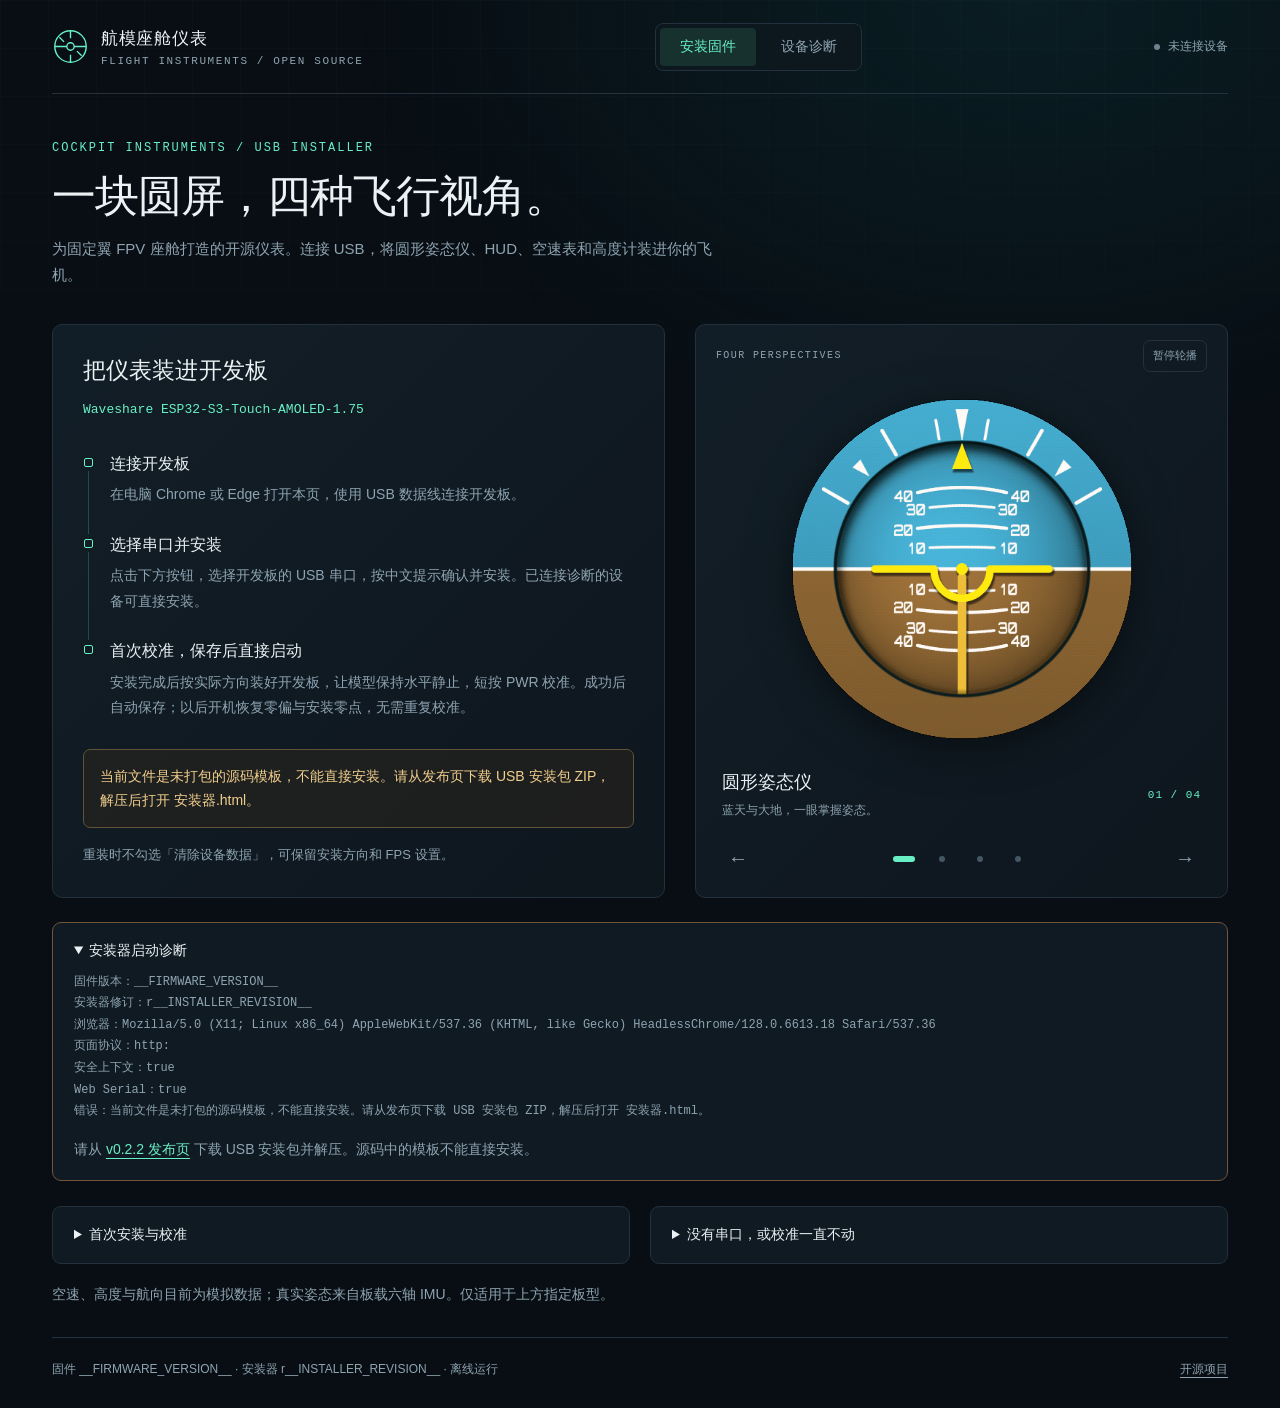
<file: installer/index.html>
<!doctype html>
<html lang="zh-CN">
<head><meta charset="utf-8"><meta name="viewport" content="width=device-width,initial-scale=1">
<meta name="description" content="航模座舱圆形仪表离线安装与设备诊断，适用于 Waveshare ESP32-S3-Touch-AMOLED-1.75。">
<title>安装器 · 航模座舱仪表</title><link rel="stylesheet" href="service.css"></head>
<body><div class="shell"><header class="topbar">
 <a class="brand" href="#install"><svg viewBox="0 0 40 40" aria-hidden="true"><circle cx="20" cy="20" r="17"/><circle cx="20" cy="20" r="4"/><path d="M3 20h13m8 0h13M20 3v8m0 18v8M8 10l5 5m14 10 5 5"/></svg><div><strong>航模座舱仪表</strong><span>FLIGHT INSTRUMENTS / OPEN SOURCE</span></div></a>
 <nav class="nav" aria-label="维护终端"><a href="#install" aria-current="page">安装固件</a><a href="#diagnostics">设备诊断</a></nav>
 <span class="topmeta"><span class="status-dot" id="connectionDot"></span><span id="connectionLabel">未连接设备</span></span>
</header>
<main>
<div id="installPage">
<section class="hero install-hero"><div><div class="eyebrow">COCKPIT INSTRUMENTS / USB INSTALLER</div><h1>一块圆屏，四种飞行视角。</h1><p>为固定翼 FPV 座舱打造的开源仪表。连接 USB，将圆形姿态仪、HUD、空速表和高度计装进你的飞机。</p></div></section>
<div class="install-grid">
<section class="panel install-main"><h2>把仪表装进开发板</h2><p class="board-name">Waveshare ESP32-S3-Touch-AMOLED-1.75</p>
<ol class="steps"><li><strong>连接开发板</strong>在电脑 Chrome 或 Edge 打开本页，使用 USB 数据线连接开发板。</li><li><strong>选择串口并安装</strong>点击下方按钮，选择开发板的 USB 串口，按中文提示确认并安装。已连接诊断的设备可直接安装。</li><li><strong>首次校准，保存后直接启动</strong>安装完成后按实际方向装好开发板，让模型保持水平静止，短按 PWR 校准。成功后自动保存；以后开机恢复零偏与安装零点，无需重复校准。</li></ol>
<p id="loading" role="status">安装器尚未启动。请在电脑上用最新版 Chrome 或 Edge 打开，并允许 JavaScript 运行。</p>
<div id="installerControl" hidden><button id="installFirmware" class="primary" type="button">安装固件</button><p id="installStatus" role="status" hidden></p></div>
<noscript>请启用 JavaScript 后重新打开此页。</noscript>
<p class="install-note">重装时不勾选「清除设备数据」，可保留安装方向和 FPS 设置。</p>
</section>
<aside class="panel showcase" aria-label="四种表盘预览" aria-roledescription="轮播">
<div class="showcase-top"><span class="eyebrow">FOUR PERSPECTIVES</span><button id="carouselToggle" class="small quiet" aria-label="暂停自动轮播">暂停轮播</button></div>
<div class="visual-panel" id="dialGallery">
 <figure class="dial-slide" data-title="圆形姿态仪" data-subtitle="蓝天与大地，一眼掌握姿态。"><img class="instrument-art" src="screenshots/attitude.png" width="466" height="466" alt="圆形姿态仪固件截图"></figure>
 <figure class="dial-slide" data-title="HUD 姿态仪" data-subtitle="荧光绿视野，汇集飞行信息。" hidden><img class="instrument-art" src="screenshots/hud.png" width="466" height="466" alt="HUD 姿态仪固件截图"></figure>
 <figure class="dial-slide" data-title="空速表" data-subtitle="经典指针，清晰呈现速度。" hidden><img class="instrument-art" src="screenshots/airspeed.png" width="466" height="466" alt="空速表固件截图"></figure>
 <figure class="dial-slide" data-title="高度计" data-subtitle="以米为单位，关注每次爬升。" hidden><img class="instrument-art" src="screenshots/altimeter.png" width="466" height="466" alt="高度计固件截图"></figure>
</div>
<div class="gallery-caption"><div><h2 id="dialTitle">圆形姿态仪</h2><p id="dialSubtitle">蓝天与大地，一眼掌握姿态。</p></div><span class="mono" id="dialCounter">01 / 04</span></div>
<div class="gallery-controls"><button id="dialPrevious" class="gallery-arrow" aria-label="上一个表盘">←</button><div class="gallery-dots" role="group" aria-label="选择表盘"><button aria-label="查看圆形姿态仪" aria-pressed="true" data-dial="0"></button><button aria-label="查看 HUD 姿态仪" aria-pressed="false" data-dial="1"></button><button aria-label="查看空速表" aria-pressed="false" data-dial="2"></button><button aria-label="查看高度计" aria-pressed="false" data-dial="3"></button></div><button id="dialNext" class="gallery-arrow" aria-label="下一个表盘">→</button></div>
</aside>
</div>
<details id="startup-diagnostics" hidden open><summary>安装器启动诊断</summary><pre id="startup-error"></pre><p>请从 <a href="https://github.com/freestyle-fpv/attitude-indicator/releases/tag/v0.2.2">v0.2.2 发布页</a> 下载 USB 安装包并解压。源码中的模板不能直接安装。</p></details>
<div class="support"><details><summary>首次安装与校准</summary><p>安装会替换板上的程序。从出厂测试程序换装时，可在确认窗口选择「清除设备数据」清除旧数据。重装本项目时，保持该选项未勾选即可保留设置和已保存的校准。</p><p>没有有效校准记录时，仪表自动采集约 2 秒静止样本并保存。如果首次在桌面完成了校准，装回座舱后让模型保持水平静止，短按 PWR 更新零点。正常重启会恢复保存的数据；更换安装方向会重新校准并保存该方向记录。温度变化后若零点漂移，可再次短按 PWR。</p></details><details><summary>没有串口，或校准一直不动</summary><p>先关闭其他串口工具，重新插拔 USB 数据线。仍无法连接时，完全断电，按住 BOOT 再重新上电，等串口出现后松手并重试。</p><p>能够启动但校准进度长期为零？使用<a href="#diagnostics">设备诊断</a>查看实时读数，并导出报告反馈。</p></details></div>
<p class="connection-help">空速、高度与航向目前为模拟数据；真实姿态来自板载六轴 IMU。仅适用于上方指定板型。</p>
</div>
<div id="diagnosticsPage" hidden>
<section class="hero">
 <div><div class="eyebrow">DEVICE DIAGNOSTICS</div><h1>设备硬件诊断</h1><p>检查传感器、通信、电源与系统资源，重点定位 IMU 和校准异常。检测结果用中文解释，支持导出完整报告。</p></div>
 <div class="hero-actions"><button class="primary" id="connect">连接设备</button><button id="disconnect" hidden>断开连接</button><button id="importLog">导入日志</button><button class="quiet" id="example">查看示例</button></div>
 <input class="file-input" id="logFile" type="file" accept=".txt,.log,text/plain" aria-label="选择诊断日志文件">
</section>
<div class="diagnostic-actions"><div><span class="status-dot active"></span><span id="refreshRate">连接后启用 20 Hz 实时数据</span></div><button id="imuSelfTest" disabled>IMU 内置自检</button><button id="stationaryTest" disabled>采集 10 秒静止数据</button><button id="memoryTest" disabled>内存与程序检查</button><button id="sdTest" disabled>SD 卡只读识别</button></div>
<p class="test-notice" id="testNotice" role="status">先固定静止观察；IMU 自检会短暂停止姿态采样，结束后自动恢复配置并重新校准。内存检查只使用临时分配区域。</p>
<div class="notice" id="sourceNotice" hidden><div><strong id="sourceTitle"></strong><p id="sourceDescription"></p></div><button class="small quiet" id="exitSource">退出预览</button></div>
<section class="analysis" id="analysis" data-tone="neutral" aria-live="polite">
 <span class="analysis-icon" id="analysisIcon" aria-hidden="true">◇</span><div><h2 id="analysisTitle">等待连接开发板</h2><p id="analysisDescription">用 USB 数据线连接开发板，关闭其他串口工具，再点击连接设备。</p></div><span class="state-code" id="stateCode">STANDBY</span>
</section>
<div class="diag-grid">
 <section class="panel calibration" aria-label="校准进度"><div class="panel-head"><h2>静止校准</h2><span class="meta">STABILITY WINDOW</span></div>
  <div class="ring-wrap"><svg viewBox="0 0 218 218" aria-hidden="true"><circle class="inner" cx="109" cy="109" r="96"/><circle class="track" cx="109" cy="109" r="82"/><circle class="fill" id="progressArc" cx="109" cy="109" r="82"/></svg><div class="ring-reading"><b><output id="progress">--</output><span>%</span></b><small id="sampleCount">等待样本 / 400</small></div></div>
  <p class="cal-caption" id="calibrationHint">完成一个连续稳定窗口后归零</p>
  <div class="mini-stats"><div><span>最高样本进度</span><b id="peak">--</b></div><div><span>条件拒绝次数</span><b id="reject">--</b></div></div>
  <div class="cal-bottom"><button id="calibrate" disabled>重新校准</button><p>按实际安装方向摆好并保持静止，点击后会重新定义姿态零点。</p></div>
 </section>
 <section class="panel gyro-panel" aria-label="陀螺仪读数"><div class="panel-head"><h2>三轴陀螺仪</h2><span class="meta">RAW / °/s</span></div>
  <div class="gyro-values"><div class="axis-x"><span>X</span><output id="gyroX">--</output><small>°/s</small></div><div class="axis-y"><span>Y</span><output id="gyroY">--</output><small>°/s</small></div><div class="axis-z"><span>Z</span><output id="gyroZ">--</output><small>°/s</small></div></div>
  <div class="accel-strip"><span>原始加速度 / g</span><output id="accelRaw">-- / -- / --</output><span>IMU 温度</span><output id="imuTemperature">-- °C</output></div><div class="chart"><span class="chart-label top" id="chartMax">+5</span><span class="chart-label zero">0</span><span class="chart-label bottom" id="chartMin">−5</span><svg viewBox="0 0 650 132" preserveAspectRatio="none" role="img" aria-label="最近三轴陀螺仪趋势（约 10 秒）"><path class="grid" d="M0 2h650M0 66h650M0 130h650M130 0v132M260 0v132M390 0v132M520 0v132"/><path id="traceX" class="trace" stroke="#68f0c4"/><path id="traceY" class="trace" stroke="#65cfff"/><path id="traceZ" class="trace" stroke="#f1be6b"/></svg><div class="chart-empty" id="chartEmpty">等待陀螺仪数据</div></div>
 </section>
 <div class="metrics" aria-label="关键指标"><dl class="metric"><dt>加速度模长</dt><dd><output id="gravity">--</output> <small>g</small></dd></dl><dl class="metric"><dt>有效采样率</dt><dd><output id="sampleHz">--</output> <small>Hz</small></dd></dl><dl class="metric"><dt>表盘帧率</dt><dd><output id="fps">--</output> <small>FPS</small></dd></dl><dl class="metric"><dt>数据更新时间</dt><dd><output id="dataAge">--</output> <small id="ageUnit">s</small></dd></dl></div>
 <section class="health" aria-label="采样故障计数"><div><span>失效读数</span><b id="invalid">--</b></div><div><span>采样中断</span><b id="gaps">--</b></div><div><span title="电脑未读取或串口缓冲不足时，固件跳过的性能日志；不是 IMU 丢样本">性能日志跳过</span><b id="drops">--</b></div></section>
</div>
<section class="panel hardware-section"><div class="panel-head"><h2>硬件检测结果</h2><span id="hardwareSummary" class="meta">等待检测数据</span></div><div id="hardwareResults" class="hardware-checks"></div><details class="hardware-scope"><summary>检测覆盖范围与人工检查</summary><p>自动检查 IMU 身份、配置、温度、通信和采样，读取电源管理、触摸及按键接口、显示同步和系统资源。手动检测可运行 IMU 电静力自检、RAM 最多 16 KB（连续空间不足时缩小） / PSRAM 最多 64 KB 临时区图案检查、运行程序镜像校验。</p><p>请人工核对屏幕坏点、颜色、触摸全区域和按键动作。低频电压读数无法检测纹波；小块内存检查不代表整颗内存或 Flash 全部通过；设置存储仅验证已能打开，未写入测试数据。RTC 只读检查接口、秒变化与停振标志；音频只检查芯片接口，未启用录放音；SD 卡检查只读取卡信息与首扇区，会临时占用 GPIO1/2/3。Wi-Fi/蓝牙射频、选配 GNSS 和外接设备没有进行功能测试。自检失败可能来自通信、供电或板型差异，需结合多项结果排查。</p></details></section>
<p id="exportStatus" class="export-status" role="status" hidden></p><section class="panel console-panel"><div class="panel-head console-head"><h2>原始串口日志</h2><span class="meta" id="lineCount">0 LINES</span><label class="push"><input type="checkbox" id="onlyDiagnostic">仅看诊断</label><button class="small quiet" id="pause">暂停滚动</button><button class="small quiet" id="clear">清空记录</button><button class="small" id="export" disabled>导出诊断报告</button></div><pre class="console" id="console" tabindex="0" aria-label="原始串口日志">尚未收到日志。连接开发板，或导入此前保存的日志文件。</pre><div class="console-foot"><span id="captureState">尚未开始采集</span><span>115200 BAUD · 8N1 · LOCAL ONLY</span></div></section>
<p class="connection-help" id="connectionHelp">请在电脑 Chrome 或 Edge 中打开。安装与诊断共用一个连接，切换页面无需重新选择串口；请关闭其他串口监视器。</p>
<noscript>请启用 JavaScript 后使用设备诊断。</noscript>
</div>
</main>
<footer class="foot"><span>固件 __FIRMWARE_VERSION__ · 安装器 r__INSTALLER_REVISION__ · 离线运行</span><a href="https://github.com/freestyle-fpv/attitude-indicator" target="_blank" rel="noreferrer">开源项目</a></footer>
</div>
<dialog id="reportDialog" class="report-dialog" aria-labelledby="reportTitle"><header><div><h2 id="reportTitle">诊断报告已生成</h2><p id="reportFilename" class="mono"></p></div><button id="reportClose" class="small quiet" aria-label="关闭报告预览">关闭</button></header><p id="reportFeedback" role="status"></p><label for="reportContents">报告预览（可选中复制）</label><textarea id="reportContents" readonly spellcheck="false"></textarea><div class="report-actions"><button id="reportCopy">复制报告</button><a id="reportDownload" class="button primary" download>下载报告</a></div></dialog>
  <script type="application/json" id="firmware">__FIRMWARE_PAYLOAD__</script>
  <script>
    (function () {
      var loading = document.querySelector("#loading");
      var installer = document.querySelector("#installerControl");
      var pending = true, timer;
      function fail(message, error) {
        if (!pending) return;
        pending = false;
        clearTimeout(timer);
        window.installerStartup.canStart = false;
        installer.hidden = true;
        loading.hidden = false;
        loading.textContent = message;
        document.querySelector("#startup-diagnostics").hidden = false;
        document.querySelector("#startup-error").textContent = [
          "固件版本：__FIRMWARE_VERSION__",
          "安装器修订：r__INSTALLER_REVISION__",
          "浏览器：" + navigator.userAgent,
          "页面协议：" + location.protocol,
          "安全上下文：" + !!window.isSecureContext,
          "Web Serial：" + ("serial" in navigator),
          "错误：" + (error ? error.message || String(error) : message)
        ].join("\n");
      }
      window.installerStartup = {
        canStart: false,
        fail: function (error) {
          fail("安装器启动失败，请查看下方诊断信息，并尝试用最新版 Chrome 或 Edge 重新打开。", error);
        },
        ready: function () {
          if (!pending) return;
          pending = false;
          clearTimeout(timer);
          installer.hidden = false;
          loading.hidden = true;
        }
      };
      window.addEventListener("error", function (event) { window.installerStartup.fail(event.error || event.message); });
      window.addEventListener("unhandledrejection", function (event) { window.installerStartup.fail(event.reason); });
      if (/^__[A-Z_]+__$/.test(document.querySelector("#firmware").textContent.trim())) {
        fail("当前文件是未打包的源码模板，不能直接安装。请从发布页下载 USB 安装包 ZIP，解压后打开 安装器.html。");
      } else if (!window.isSecureContext) {
        fail("当前页面不允许访问 USB 串口。请解压安装包，用电脑上的 Chrome 或 Edge 直接打开 HTML；在线页面需使用 HTTPS。");
      } else if (!navigator.serial || typeof navigator.serial.requestPort !== "function" || !window.customElements) {
        fail("当前浏览器不支持 USB 串口安装。请解压安装包，用电脑上的最新版 Chrome 或 Edge 打开 HTML，不要使用聊天软件或网盘的预览页面。");
      } else {
        loading.textContent = "正在加载安装器…";
        window.installerStartup.canStart = true;
        timer = setTimeout(function () {
          fail("安装器启动超时。请重新下载并解压安装包，用最新版 Chrome 或 Edge 打开；反馈问题时请附上下方诊断信息。");
        }, 10000);
      }
    })();
  </script>
  <script src="diagnostics-core.js"></script>
  <script>
    (function () {
      if (!window.installerStartup || !window.installerStartup.canStart) return;
      try {
        __INSTALLER_BUNDLE__

        if (!customElements.get("ewt-install-dialog")) throw new Error("烧录组件未完成注册");
        const installer = document.querySelector("#installerControl");
        const firmware = JSON.parse(document.querySelector("#firmware").textContent);
        const parts = firmware.parts.map(({data, offset}) => {
          const bytes = Uint8Array.from(atob(data), byte => byte.charCodeAt(0));
          const path = URL.createObjectURL(new Blob([bytes], {type: "application/octet-stream"}));
          return {path, offset};
        });
        const manifest = {
          name: "航模座舱仪表",
          version: firmware.version,
          new_install_prompt_erase: true,
          new_install_improv_wait_time: 0,
          builds: [{chipFamily: "ESP32-S3", parts}],
        };
        window.installerManifest = URL.createObjectURL(new Blob([JSON.stringify(manifest)], {type: "application/json"}));
        window.installerStartup.ready();
      } catch (error) {
        console.error(error);
        window.installerStartup.fail(error);
      }
    })();
  </script>
<script src="diagnostics.js"></script>
<script src="service.js"></script>
</body>
</html>
</file>
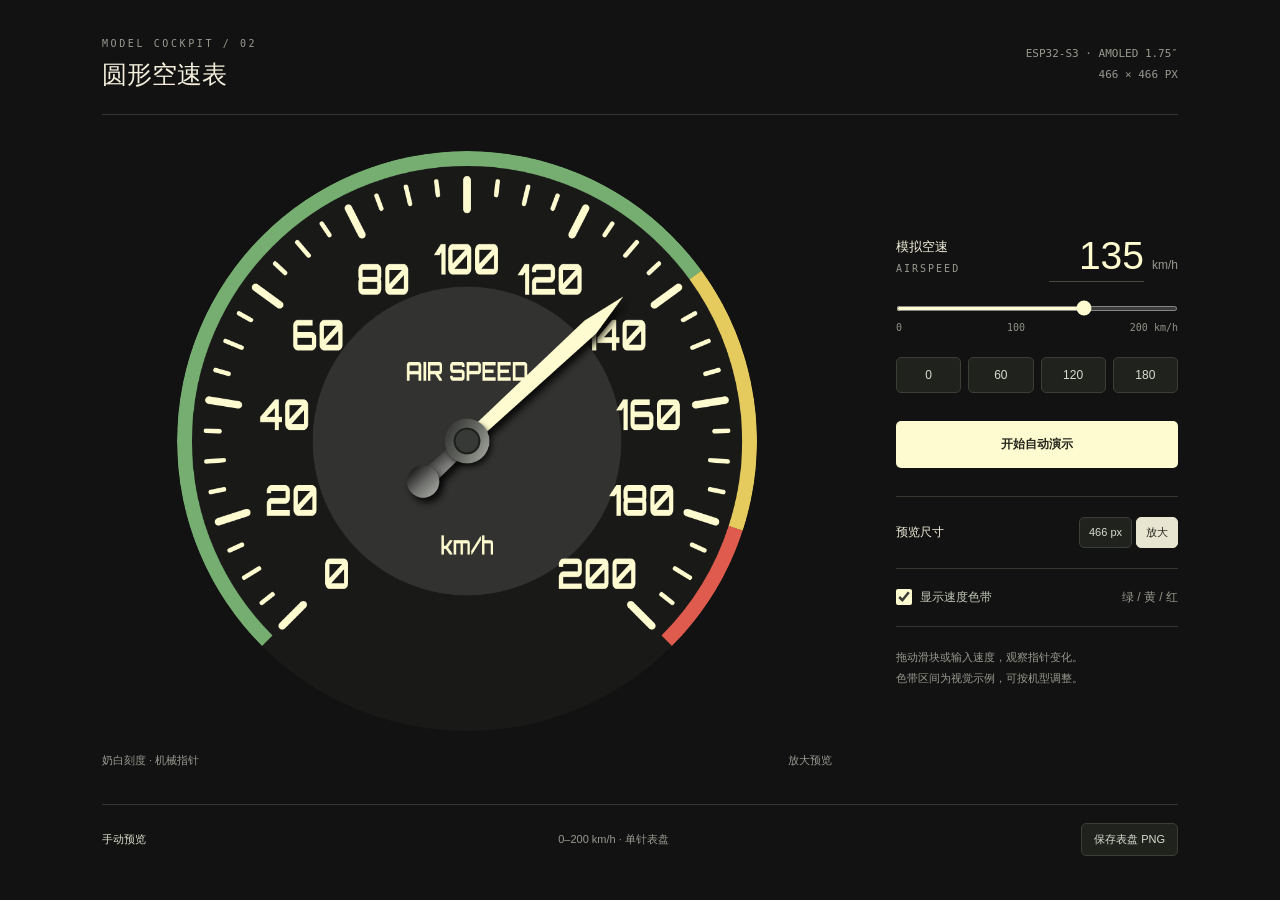
<file: preview/airspeed.html>
<!doctype html>
<html lang="zh-CN">
<head>
<meta charset="utf-8">
<meta name="viewport" content="width=device-width,initial-scale=1">
<title>空速表 · 466 × 466</title>
<style>
:root{color-scheme:dark;font-family:-apple-system,BlinkMacSystemFont,"Segoe UI",sans-serif;color:#f3efdc;background:#111211;--cream:#fffbd0;--muted:#989a90;--line:#34362f}
*{box-sizing:border-box}body{margin:0}button,input{font:inherit}button{cursor:pointer}main{max-width:1160px;margin:auto;padding:38px 42px 26px}header{display:flex;align-items:center;justify-content:space-between;padding-bottom:23px;border-bottom:1px solid var(--line);gap:20px}.eyebrow{font:10px ui-monospace,monospace;letter-spacing:2.6px;color:var(--muted)}h1{font-size:25px;font-weight:500;margin:9px 0 0}.spec{text-align:right;color:var(--muted);font:11px/1.9 ui-monospace,monospace}.workspace{display:grid;grid-template-columns:minmax(0,1fr) 282px;align-items:center;gap:64px;padding:36px 0}.dial-stage{min-width:0}.dial-wrap{max-width:580px;aspect-ratio:1;margin:auto;transition:max-width .2s ease}.dial-wrap.actual{max-width:466px}canvas{width:100%;height:auto;aspect-ratio:1;display:block;border-radius:50%;background:#191918}.caption{display:flex;justify-content:space-between;gap:12px;margin-top:22px;color:var(--muted);font-size:11px}.control-head{display:flex;justify-content:space-between;align-items:center;margin-bottom:24px;font-size:13px}.en{display:block;font:10px ui-monospace,monospace;letter-spacing:2px;color:var(--muted);margin-top:7px}.speed-value{display:flex;gap:8px;align-items:baseline}.speed-value input{width:95px;background:none;border:0;border-bottom:1px solid #474a40;padding:3px 0;text-align:right;font-size:39px;font-weight:400;font-variant-numeric:tabular-nums;color:var(--cream);border-radius:0;appearance:textfield}.speed-value input::-webkit-inner-spin-button,.speed-value input::-webkit-outer-spin-button{appearance:none;margin:0}.unit{font-size:12px;color:var(--muted)}input[type=range]{display:block;width:100%;height:5px;accent-color:var(--cream);margin:0;cursor:pointer}.endpoints{display:flex;justify-content:space-between;margin-top:11px;color:#8e9286;font:10px ui-monospace,monospace}.presets{display:grid;grid-template-columns:repeat(4,1fr);gap:7px;margin:24px 0 28px}button{background:#20221e;border:1px solid #3a3e34;color:#d9dccf;border-radius:5px;padding:10px 8px;font-size:12px;transition:background .15s}.presets button:hover,.size-switch button:hover{background:#33382d}.presets button[aria-pressed=true]{color:var(--cream);border-color:#bbb99b}button:focus-visible,input:focus-visible{outline:2px solid var(--cream);outline-offset:5px}.demo{width:100%;border:0;background:var(--cream);color:#25261e;font-weight:600;padding:15px}.demo:hover{background:#efebbf}.demo[aria-pressed=true]{background:#42493a;color:var(--cream)}.options{margin-top:28px;border-top:1px solid var(--line)}.option{display:flex;justify-content:space-between;align-items:center;gap:16px;padding:20px 0;border-bottom:1px solid var(--line);font-size:12px}.toggle{display:flex;align-items:center;gap:8px;cursor:pointer;color:#c5c9b9}.toggle input{width:16px;height:16px;margin:0;accent-color:var(--cream)}.size-switch{display:flex;gap:4px}.size-switch button{padding:7px 9px;font-size:11px}.size-switch button[aria-pressed=true]{color:#24251f;background:#e8e6d1;border-color:#e8e6d1}.note{color:var(--muted);font-size:11px;line-height:1.9;margin:20px 0 0}.footer{border-top:1px solid var(--line);padding-top:18px;display:flex;justify-content:space-between;align-items:center;gap:16px;color:var(--muted);font-size:11px}.save{padding:8px 12px;font-size:11px}.footer #motionState{color:#d9ddc9}.live{position:absolute;clip-path:inset(50%);width:1px;height:1px;overflow:hidden;white-space:nowrap}
@media(max-width:780px){main{padding:25px 22px}.workspace{grid-template-columns:1fr;gap:32px;padding:28px 0}.dial-wrap{max-width:520px}.panel{width:100%;max-width:520px;margin:auto}.caption{max-width:520px;margin:18px auto 0}.spec{font-size:9px}h1{font-size:22px}.footer{flex-wrap:wrap}.speed-value input{font-size:34px}}
@media(prefers-reduced-motion:reduce){.dial-wrap{transition:none}}
</style>
</head>
<body>
<main>
  <header><div><div class="eyebrow">MODEL COCKPIT / 02</div><h1>圆形空速表</h1></div><div class="spec">ESP32-S3 · AMOLED 1.75″<br>466 × 466 PX</div></header>
  <div class="workspace">
    <section class="dial-stage" aria-label="空速仪表预览">
      <div class="dial-wrap" id="dialWrap"><canvas id="dial" width="932" height="932" role="img" aria-label="空速表，135 千米每小时，量程 0 至 200 千米每小时">空速表需要浏览器支持 Canvas。</canvas></div>
      <div class="caption"><span>奶白刻度 · 机械指针</span><span id="sizeLabel">放大预览</span></div>
    </section>
    <section class="panel" aria-label="空速预览控制">
      <div class="control-head"><label for="speed">模拟空速<span class="en">AIRSPEED</span></label><div class="speed-value"><input id="speedNumber" type="number" min="0" max="200" step="1" value="135" aria-label="模拟空速，千米每小时"><span class="unit">km/h</span></div></div>
      <input id="speed" type="range" min="0" max="200" step="1" value="135" aria-label="调整模拟空速">
      <div class="endpoints"><span>0</span><span>100</span><span>200 km/h</span></div>
      <div class="presets" aria-label="预设速度"><button type="button" data-speed="0" aria-pressed="false">0</button><button type="button" data-speed="60" aria-pressed="false">60</button><button type="button" data-speed="120" aria-pressed="false">120</button><button type="button" data-speed="180" aria-pressed="false">180</button></div>
      <button type="button" class="demo" id="demo" aria-pressed="false">开始自动演示</button>
      <div class="options">
        <div class="option"><span>预览尺寸</span><div class="size-switch"><button type="button" id="actualSize" aria-pressed="false">466 px</button><button type="button" id="largeSize" aria-pressed="true">放大</button></div></div>
        <div class="option"><label class="toggle" for="bands"><input type="checkbox" id="bands" checked>显示速度色带</label><span class="unit">绿 / 黄 / 红</span></div>
      </div>
      <p class="note">拖动滑块或输入速度，观察指针变化。<br>色带区间为视觉示例，可按机型调整。</p>
    </section>
  </div>
  <footer class="footer"><span id="motionState" role="status">手动预览</span><span>0–200 km/h · 单针表盘</span><button type="button" class="save" id="save">保存表盘 PNG</button></footer>
</main>
<script src="dial_font.js"></script>
<script>
'use strict';
(() => {
  const SIZE = 466, CENTER = 233, MAX_SPEED = 200, CREAM = '#fffbd0';
  const canvas = document.querySelector('#dial'), ctx = canvas.getContext('2d');
  const face = document.createElement('canvas'), faceCtx = face.getContext('2d');
  const dialGlyphs = new Map(DIAL_FONT.glyphs.map(([code, first, count, advance]) => {
    const path = new Path2D();
    let endX, endY;
    for (let i = first; i < first + count; ++i) {
      const [x1, y1, x2, y2] = DIAL_FONT.edges[i];
      if (x1 !== endX || y1 !== endY) path.moveTo(x1, y1);
      path.lineTo(x2, y2);
      endX = x2; endY = y2;
    }
    return [String.fromCharCode(code), {path, advance}];
  }));
  const slider = document.querySelector('#speed'), number = document.querySelector('#speedNumber');
  const demoButton = document.querySelector('#demo'), bands = document.querySelector('#bands');
  const status = document.querySelector('#motionState');
  const presets = [...document.querySelectorAll('[data-speed]')];
  const reduceMotion = matchMedia('(prefers-reduced-motion: reduce)');
  let target = 135, shown = 135, demo = false, demoTime = 0, demoOrigin = 0, lastTime = 0, frameId = 0;
  let density = 2;
  const angle = value => (-135 + value / MAX_SPEED * 270) * Math.PI / 180;
  const point = (radius, radians) => [CENTER + Math.sin(radians) * radius, CENTER - Math.cos(radians) * radius];
  function line(context, x1, y1, x2, y2, width, color) {
    context.beginPath(); context.moveTo(x1, y1); context.lineTo(x2, y2);
    context.lineWidth = width; context.strokeStyle = color; context.lineCap = 'round'; context.stroke();
  }
  function polygon(context, points, color) {
    context.beginPath(); points.forEach(([x,y], i) => i ? context.lineTo(x,y) : context.moveTo(x,y));
    context.closePath(); context.fillStyle = color; context.fill();
  }
  function circle(context, x, y, radius, color) {
    context.beginPath(); context.arc(x,y,radius,0,Math.PI*2); context.fillStyle=color; context.fill();
  }
  function scaleArc(start, end, color, width = 12) {
    faceCtx.beginPath(); faceCtx.arc(CENTER,CENTER,233-width/2,angle(start)-Math.PI/2,angle(end)-Math.PI/2);
    faceCtx.lineWidth=width; faceCtx.lineCap='butt'; faceCtx.strokeStyle=color; faceCtx.stroke();
  }
  function lettering(text, x, y, size) {
    const glyphs = [...text].map(character => dialGlyphs.get(character)).filter(Boolean);
    const scale = size / 1000;
    const advance = glyphs.reduce((sum, glyph) => sum + glyph.advance, 0);
    faceCtx.save();
    faceCtx.translate(x - advance * scale / 2, y + size * .36);
    faceCtx.scale(scale, -scale);
    faceCtx.fillStyle = CREAM;
    for (const glyph of glyphs) {
      faceCtx.fill(glyph.path, 'evenodd');
      faceCtx.translate(glyph.advance, 0);
    }
    faceCtx.restore();
  }
  function buildFace() {
    face.width = face.height = Math.round(SIZE * density);
    faceCtx.setTransform(density,0,0,density,0,0);
    circle(faceCtx,CENTER,CENTER,233,'#191918');
    circle(faceCtx,CENTER,CENTER,124,'#323231');
    if (bands.checked) {
      scaleArc(0,140,'#76ad70'); scaleArc(140,180,'#e5cb5d'); scaleArc(180,MAX_SPEED,'#df5b4e');
    }
    for(let speed=0; speed<=MAX_SPEED; speed+=5) {
      const major = speed % 20 === 0, middle = speed % 10 === 0;
      const a = angle(speed), outer = point(210,a), inner = point(major?186:middle?196:199,a);
      line(faceCtx,...outer,...inner,major?6:3.6,CREAM);
      if(major) {
        const label = point(148,a);
        lettering(String(speed), label[0], label[1] + 2, 34);
      }
    }
    lettering('AIR SPEED', CENTER, 177, 21);
    lettering('km/h', CENTER, 317, 20);
  }
  function drawNeedle(context) {
    context.save(); context.translate(CENTER,CENTER); context.rotate(angle(shown));
    // Counterweight sits behind the single airspeed pointer.
    const metal=context.createLinearGradient(-12,0,12,0);
    metal.addColorStop(0,'#242424');metal.addColorStop(.55,'#6f706d');metal.addColorStop(1,'#989b96');
    // Canvas shadows use backing pixels; scale them to keep the same depth at every preview size.
    context.shadowColor='rgba(0,0,0,.8)';context.shadowBlur=6*density;
    context.shadowOffsetX=3*density;context.shadowOffsetY=4*density;
    polygon(context,[[-6,5],[6,5],[7,44],[-7,44]],metal);
    circle(context,0,48,13,metal);
    polygon(context,[[-5,10],[-7,-135],[0,-171],[7,-135],[5,10]],CREAM);
    context.restore();
    const cap=context.createLinearGradient(CENTER-18,CENTER-10,CENTER+18,CENTER+10);
    cap.addColorStop(0,'#343534');cap.addColorStop(.5,'#62645f');cap.addColorStop(1,'#a0a29b');
    context.save();
    context.shadowColor='rgba(0,0,0,.65)';context.shadowBlur=4*density;
    context.shadowOffsetX=2*density;context.shadowOffsetY=3*density;
    circle(context,CENTER,CENTER,18,cap);
    context.restore();
    circle(context,CENTER,CENTER,10.8,'#1d1f1c');circle(context,CENTER,CENTER,9.2,'#373936');
  }
  function paint() {
    ctx.setTransform(1,0,0,1,0,0);ctx.clearRect(0,0,canvas.width,canvas.height);ctx.drawImage(face,0,0);
    ctx.setTransform(density,0,0,density,0,0);drawNeedle(ctx);
  }
  function resize() {
    const bounds=canvas.getBoundingClientRect();
    density=Math.max(2,Math.min(4,bounds.width * (window.devicePixelRatio||1) / SIZE));
    canvas.width=canvas.height=Math.round(SIZE*density);buildFace();paint();
  }
  function syncControls() {
    const rounded=Math.round(target);slider.value=rounded;number.value=rounded;
    canvas.setAttribute('aria-label',`空速表，${rounded} 千米每小时，量程 0 至 ${MAX_SPEED} 千米每小时`);
    presets.forEach(button=>button.setAttribute('aria-pressed',String(+button.dataset.speed===rounded)));
  }
  function queue() {
    if(!frameId && !document.hidden) frameId=requestAnimationFrame(tick);
  }
  function tick(now) {
    frameId=0;
    const dt=lastTime?Math.min((now-lastTime)/1000,.05):1/60;lastTime=now;
    if(demo) {
      demoTime+=dt;
      target=demoOrigin+(MAX_SPEED/2-demoOrigin)*(1-Math.exp(-demoTime*.7))+MAX_SPEED/2*Math.sin(demoTime*.55)*(1-Math.exp(-demoTime*.7));
      syncControls();
    }
    shown=reduceMotion.matches?target:shown+(target-shown)*(1-Math.exp(-dt*14));
    if(Math.abs(target-shown)<.015) shown=target;
    paint();
    if(demo || shown!==target) queue();else lastTime=0;
  }
  function stopDemo() {
    demo=false;demoButton.setAttribute('aria-pressed','false');demoButton.textContent='开始自动演示';status.textContent='手动预览';
  }
  function setSpeed(value) {
    if(!Number.isFinite(value)) {syncControls();return;}
    stopDemo();target=Math.round(Math.max(0,Math.min(MAX_SPEED,value)));syncControls();queue();
  }
  slider.addEventListener('input',()=>setSpeed(+slider.value));
  number.addEventListener('input',()=>{if(number.value!=='' && Number.isFinite(number.valueAsNumber))setSpeed(number.valueAsNumber);});
  number.addEventListener('change',()=>setSpeed(number.valueAsNumber));
  number.addEventListener('blur',syncControls);
  presets.forEach(button=>button.addEventListener('click',()=>setSpeed(+button.dataset.speed)));
  demoButton.addEventListener('click',()=>{
    if(demo) {stopDemo();queue();return;}
    demo=true;demoTime=0;demoOrigin=target;lastTime=0;demoButton.setAttribute('aria-pressed','true');
    demoButton.textContent='暂停演示';status.textContent='自动演示中';queue();
  });
  bands.addEventListener('change',()=>{buildFace();paint();});
  function setSize(actual) {
    document.querySelector('#dialWrap').classList.toggle('actual',actual);
    document.querySelector('#actualSize').setAttribute('aria-pressed',String(actual));
    document.querySelector('#largeSize').setAttribute('aria-pressed',String(!actual));
    document.querySelector('#sizeLabel').textContent=actual?'466 px 预览 · 小屏自适应':'放大预览';
  }
  document.querySelector('#actualSize').addEventListener('click',()=>setSize(true));
  document.querySelector('#largeSize').addEventListener('click',()=>setSize(false));
  document.querySelector('#save').addEventListener('click',()=>{
    const output=document.createElement('canvas');output.width=output.height=SIZE;
    output.getContext('2d').drawImage(canvas,0,0,SIZE,SIZE);
    output.toBlob(blob=>{
      if(!blob)return;
      const link=document.createElement('a'),url=URL.createObjectURL(blob);
      link.href=url;link.download=`airspeed-${Math.round(shown)}kmh-466.png`;link.click();
      setTimeout(()=>URL.revokeObjectURL(url),1000);
    });
  });
  document.addEventListener('visibilitychange',()=>{
    if(document.hidden){cancelAnimationFrame(frameId);frameId=0;lastTime=0;}
    else if(demo||shown!==target)queue();
  });
  new ResizeObserver(resize).observe(canvas);syncControls();resize();
})();
</script>
</body>
</html>
</file>
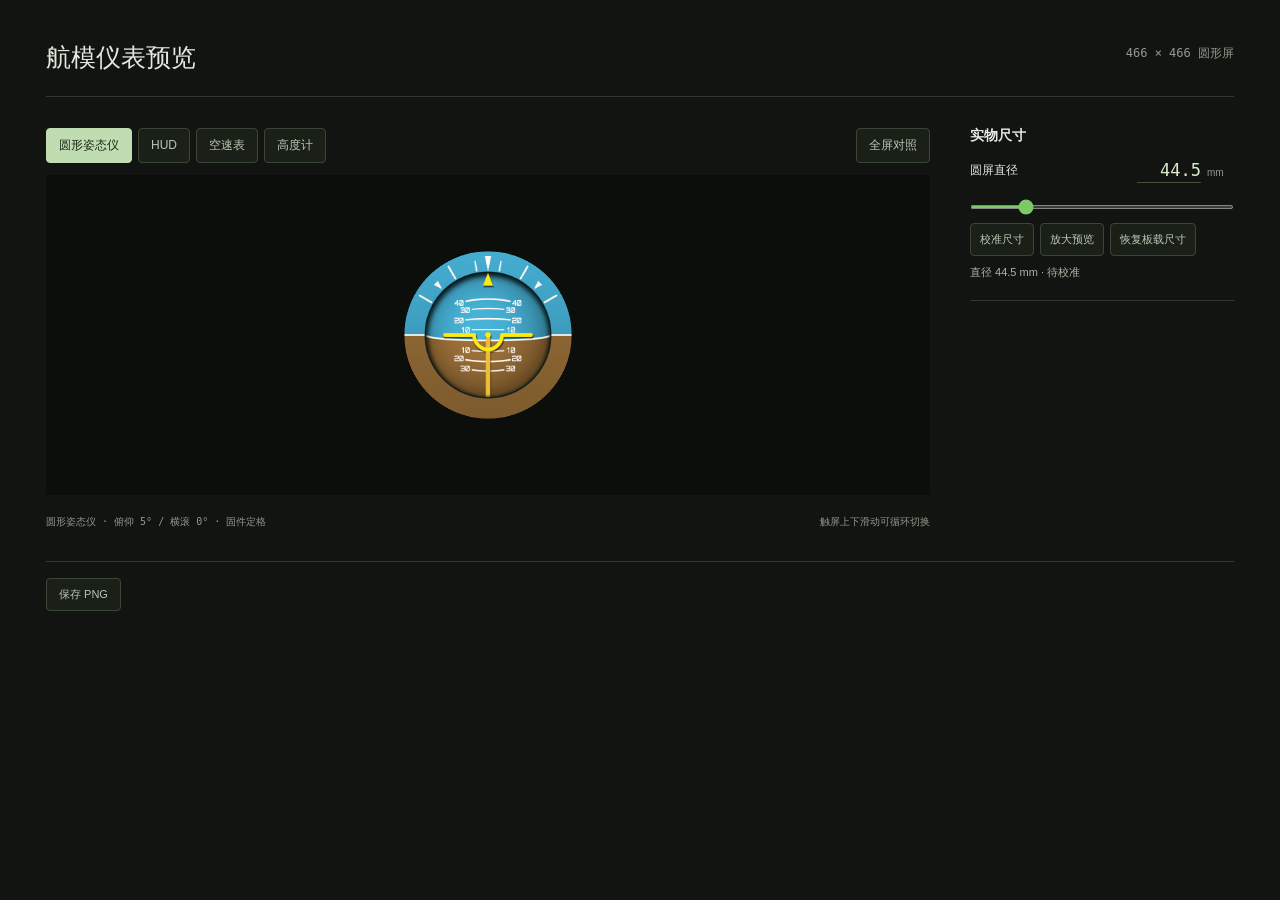
<file: preview/hud.html>
<!doctype html>
<html lang="zh-CN">
<head>
<meta charset="utf-8">
<meta name="viewport" content="width=device-width,initial-scale=1">
<title>航模仪表 · 尺寸对照</title>
<style>
:root{color-scheme:dark;font-family:-apple-system,BlinkMacSystemFont,"Segoe UI",sans-serif;background:#111411;color:#e3e9df;--green:#7acb66;--muted:#8e9b8a;--line:#30382d}
*{box-sizing:border-box}body{margin:0}button,input{font:inherit}button{cursor:pointer}main{max-width:1260px;margin:auto;padding:32px 36px 24px}header{display:flex;justify-content:space-between;align-items:center;gap:20px;border-bottom:1px solid var(--line);padding-bottom:22px}.eyebrow,.spec,.en,.caption,.endpoints{font-family:ui-monospace,SFMono-Regular,Consolas,monospace}.eyebrow{font-size:10px;letter-spacing:2.5px;color:var(--muted)}h1{font-size:25px;font-weight:500;margin:9px 0 0}.spec{font-size:11px;color:var(--muted);text-align:right;line-height:1.9}.workspace{display:grid;grid-template-columns:minmax(0,1fr) 264px;gap:40px;align-items:start;padding:30px 0}.stage{min-width:0;position:sticky;top:24px}.toolbar{display:flex;align-items:center;justify-content:space-between;gap:12px;margin-bottom:20px}.layout-name{font-size:11px;letter-spacing:1px;color:#bac7b3}button{border:1px solid #3b4736;border-radius:4px;background:#1a2018;color:#bac7b3;padding:10px 12px}button:hover{background:#2a3525;color:#e1efdb}button[aria-pressed=true]{background:#c0ddb1;color:#182414;border-color:#c0ddb1}button:focus-visible,input:focus-visible{outline:2px solid var(--green);outline-offset:4px}.sim-label{font:10px ui-monospace,monospace;letter-spacing:1.8px;color:#98b18d}.screen-space{display:flex;justify-content:center;align-items:center;min-height:420px;background:#0b0e0b;padding:24px 0}.screen{width:100%;max-width:466px;aspect-ratio:1;border-radius:50%;background:#000}canvas{display:block;width:100%;height:100%}.caption{display:flex;justify-content:space-between;gap:16px;color:var(--muted);font-size:10px;line-height:1.8;margin-top:18px}.panel{min-width:0}.panel-title{display:flex;justify-content:space-between;align-items:center;margin:0 0 18px;font-size:13px;font-weight:500}.panel-title span{font:10px ui-monospace,monospace;letter-spacing:1.5px;color:var(--muted)}.field{margin-bottom:20px}.field-head{display:flex;justify-content:space-between;align-items:center;margin-bottom:11px;gap:16px}.field label{font-size:12px}.en{font-size:9px;letter-spacing:1.2px;color:var(--muted);margin-left:6px}.reading{display:flex;align-items:baseline;gap:6px}.reading input{width:64px;border:0;border-bottom:1px solid #43513d;border-radius:0;background:transparent;color:#d7e9ce;text-align:right;padding:2px 0;font:20px ui-monospace,monospace;appearance:textfield}.reading input::-webkit-inner-spin-button,.reading input::-webkit-outer-spin-button{appearance:none}.reading .unit{color:var(--muted);font-size:10px;min-width:27px}input[type=range]{width:100%;height:4px;margin:0;accent-color:var(--green);cursor:pointer}.endpoints{display:flex;justify-content:space-between;color:#7c8a74;font-size:9px;margin-top:7px}.demo{width:100%;padding:13px;font-size:12px;background:#a5ce93;color:#162111;font-weight:600;border-color:#a5ce93}.demo[aria-pressed=true]{background:#293a21;color:#d4eec6;border-color:#557748}.presets{display:grid;grid-template-columns:repeat(3,1fr);gap:6px;margin:10px 0 20px}.presets button{font-size:11px;padding:9px 4px}.options{border-top:1px solid var(--line);padding-top:16px;display:flex;flex-direction:column;gap:14px}.check{display:flex;gap:8px;align-items:center;font-size:11px;color:#b7c3af;cursor:pointer}.check input{accent-color:var(--green);margin:0;width:14px;height:14px}.note{font-size:11px;line-height:1.8;color:var(--muted);margin:18px 0 0}.footer{border-top:1px solid var(--line);padding-top:16px;display:flex;align-items:center;justify-content:space-between;gap:16px;font-size:11px;color:var(--muted)}.footer button{font-size:11px;padding:8px 12px}#motionState{color:#bdcdb3}
@media(max-width:850px){main{padding:24px 20px}.workspace{grid-template-columns:1fr;gap:28px}.stage{position:static}.screen-space{min-height:0;padding:18px 0}.panel{display:grid;grid-template-columns:1fr 1fr;gap:0 28px}.panel-title,.actions,.options,.note{grid-column:1/-1}.caption{font-size:9px}.spec{font-size:9px}.screen{max-width:466px}.actions{max-width:480px;width:100%;justify-self:center}}
@media(max-width:430px){main{padding:20px 14px}.workspace{padding:22px 0}.panel{gap:0 18px}.en{display:none}.field-head{gap:6px}.field label{font-size:11px}.reading input{width:50px;font-size:18px}.reading{gap:3px}.reading .unit{min-width:18px;font-size:9px}.spec{max-width:135px}.toolbar{gap:8px}.caption{display:block}.caption span{display:block}.footer{flex-wrap:wrap}.screen-space{padding:12px 0}}
[hidden]{display:none!important}
header .spec{font-size:12px}
.dial-tabs{display:flex;flex-wrap:wrap;gap:6px}
.dial-tabs button{padding:8px 12px;font-size:12px}
.screen-space{min-height:320px;overflow:auto;justify-content:safe center}
.screen{flex:none;overflow:hidden;touch-action:pan-x pinch-zoom}
.screen-space[data-size="physical"] .screen{width:var(--dial-diameter,168.19px);max-width:none}
.screen-space:fullscreen{background:#0b0e0b}
#exitFullscreen{display:none}
.screen-space:fullscreen #exitFullscreen{display:block;position:fixed;top:16px;right:16px}
.screen-space[data-size="fit"]:fullscreen .screen{width:min(100vw,100vh);max-width:none}
.screen img{display:block;width:100%;height:100%;object-fit:contain}
.settings{margin-bottom:20px;padding-bottom:18px;border-bottom:1px solid var(--line)}
.settings h2,dialog h2{margin:0 0 13px;font-size:14px;font-weight:600}
.size-row{display:flex;justify-content:space-between;align-items:center;gap:12px;font-size:12px;margin-bottom:12px}
.size-row .reading input{font-size:17px}
.size-actions{display:flex;flex-wrap:wrap;gap:6px;margin-top:10px}
.size-actions button{font-size:11px;padding:8px 9px}
.settings output{display:block;margin-top:8px;font-size:11px;color:#aab8a3;line-height:1.6}
.toolbar{align-items:center;min-height:36px;margin-bottom:12px}
.toolbar #fullscreen{flex:none;padding:8px 12px;font-size:12px}
.footer a{display:inline-block;padding:8px 12px;border:1px solid #3b4736;border-radius:4px;background:#1a2018;color:#bac7b3;text-decoration:none}
.footer a:hover{background:#2a3525;color:#e1efdb}
dialog{width:min(540px,calc(100% - 28px));padding:24px;border:1px solid #414c3d;border-radius:8px;background:#171c16;color:#e3e9df}
dialog::backdrop{background:#000a}
dialog p{color:#b7c3af;font-size:13px;line-height:1.65}
.ruler-area{overflow-x:auto;padding:14px 8px;background:#0a0d0a;margin:16px 0;text-align:center}
.ruler{position:relative;width:var(--ruler-width);height:24px;margin:auto;background:linear-gradient(#c0ddb1,#c0ddb1) center / 100% 1px no-repeat}
.ruler::before,.ruler::after{content:"";position:absolute;inset-block:0;width:1px;background:#e1efdb;transform:translateX(-50%)}
.ruler::before{left:0}.ruler::after{left:100%}
dialog input{width:6em;padding:6px 8px;border:1px solid #43513d;border-radius:4px;background:#10150f;color:#e3e9df}
.dialog-actions{display:flex;justify-content:flex-end;gap:8px;margin-top:18px}
@media(max-width:850px){
  .stage{position:static}.screen-space:not(:fullscreen){min-height:245px}
  .panel{display:block}.hud-controls{display:grid;grid-template-columns:1fr 1fr;gap:0 28px}
}
@media(max-width:430px){.hud-controls{column-gap:12px}.dial-tabs button{padding:7px 9px}.toolbar{flex-wrap:wrap}}
</style>
</head>
<body>
<main>
<header><h1>航模仪表预览</h1><div class="spec">466 × 466 圆形屏</div></header>
<div class="workspace">
<section class="stage" aria-label="表盘预览">
<div class="toolbar">
  <div class="dial-tabs" role="group" aria-label="切换表盘">
    <button type="button" data-dial="attitude" aria-pressed="true">圆形姿态仪</button>
    <button type="button" data-dial="hud" aria-pressed="false">HUD</button>
    <button type="button" data-dial="airspeed" aria-pressed="false">空速表</button>
    <button type="button" data-dial="altimeter" aria-pressed="false">高度计</button>
  </div>
  <button id="fullscreen" type="button">全屏对照</button>
</div>
<div class="screen-space" id="screenSpace" data-size="physical"><div class="screen" id="screen">
  <canvas id="hud" width="932" height="932" role="img" aria-label="HUD 模拟仪表" hidden>HUD 需要支持 Canvas 的浏览器。</canvas>
  <img id="stillDial" src="dials/attitude.png" alt="圆形姿态仪" width="466" height="466" draggable="false">
</div><button id="exitFullscreen" type="button">退出全屏</button></div>
<div class="caption"><span id="dialCaption" aria-live="polite">圆形姿态仪</span><span>触屏上下滑动可循环切换</span></div>
</section>
<section class="panel" aria-label="预览设置和模拟飞行参数">
<div class="settings">
  <h2>实物尺寸</h2>
  <div class="size-row"><label for="diameter">圆屏直径</label><div class="reading"><input id="diameter" type="number" min="25" max="125" step="0.1" value="44.5" aria-describedby="sizeStatus"><span class="unit">mm</span></div></div>
  <input id="diameterSlider" type="range" min="25" max="125" step="0.1" value="44.5" aria-label="调整圆屏直径">
  <div class="size-actions">
    <button id="calibrateSize" type="button">校准尺寸</button>
    <button id="fitPreview" type="button" aria-pressed="false">放大预览</button>
    <button id="boardSize" type="button">恢复板载尺寸</button>
  </div>
  <output id="sizeStatus">直径 44.5 mm · 待校准</output>
</div>
<div class="hud-controls" id="hudControls" hidden>
<h2 class="panel-title">模拟飞行参数 <span>FLIGHT CONTROLS</span></h2>
<div id="fields" style="display:contents"></div>
<div class="actions"><button class="demo" id="demo" type="button" aria-pressed="false">开始自动演示</button><div class="presets"><button type="button" data-preset="level">平飞</button><button type="button" data-preset="climb">爬升</button><button type="button" data-preset="turn">右转弯</button></div></div>
<div class="options"><label class="check"><input id="glow" type="checkbox" checked>柔和荧光</label><label class="check"><input id="declutter" type="checkbox">简化显示 · 隐藏辅助数据</label></div>
<p class="note">拖动滑块或输入数值。调整任一参数会暂停演示。数值均为模拟输入。</p>
</div>
</section>
</div>
<footer class="footer">
  <span id="motionState" role="status" hidden>手动预览</span>
  <div><button id="reset" type="button" hidden>复位参数</button> <button id="save" type="button" hidden>保存 PNG</button> <a id="saveStill" href="dials/attitude.png" download>保存 PNG</a></div>
</footer>
</main>
<dialog id="sizeDialog" aria-labelledby="sizeDialogHeading">
  <h2 id="sizeDialogHeading">校准显示尺寸</h2>
  <p>用实体尺测量下方两条竖线之间的距离，再输入读到的毫米数。</p>
  <div class="ruler-area"><div id="ruler" class="ruler" aria-label="50 毫米校准参考线"></div></div>
  <form id="sizeCalibration">
    <label for="measured">测得长度</label>
    <input id="measured" type="number" min="10" max="150" step="0.1" required autofocus> mm
    <div class="dialog-actions"><button id="resetSizeCalibration" type="button" hidden>清除校准</button><button id="cancelSize" type="button">取消</button><button type="submit">应用校准</button></div>
  </form>
</dialog>
<script src="hud_font.js"></script>
<script src="compare.js"></script>
<script>
'use strict';
(() => {
  const config=[
    {key:'speed',label:'空速',en:'IAS',unit:'km/h',min:0,max:200,step:1,value:86},
    {key:'altitude',label:'高度',en:'ALT',unit:'m',min:0,max:3000,step:1,value:275},
    {key:'heading',label:'航向',en:'HDG',unit:'°',min:0,max:359,step:1,value:180},
    {key:'pitch',label:'俯仰',en:'PITCH',unit:'°',min:-45,max:45,step:1,value:5},
    {key:'roll',label:'横滚',en:'ROLL',unit:'°',min:-60,max:60,step:1,value:0},
    {key:'climb',label:'升降率',en:'V/S',unit:'m/s',min:-15,max:15,step:.1,value:1.2}
  ];
  const canvas=document.querySelector('#hud'),ctx=canvas.getContext('2d');
  const demoButton=document.querySelector('#demo'),status=document.querySelector('#motionState');
  const reduced=matchMedia('(prefers-reduced-motion: reduce)');
  const defaults=Object.fromEntries(config.map(c=>[c.key,c.value]));
  let target={...defaults},shown={...defaults},origin={...defaults};
  let demo=false,demoTime=0,lastTime=0,frame=0,density=2;
  const counters=Object.fromEntries(['speed','altitude'].map(key=>[key,{from:defaults[key],to:defaults[key],moving:false,phase:0}]));
  const palette={primary:'#00ff00',secondary:'#00c600',minor:'#00b400',pitch:'#00ec00'};
  const scaleTicks={long:17,short:9};
  const selectedLabelSize=22;
  const font=HUD_FONT,atlas=document.createElement('canvas');
  atlas.width=font.width*font.chars.length;atlas.height=font.height;
  const atlasCtx=atlas.getContext('2d'),pixels=atlasCtx.createImageData(atlas.width,atlas.height);
  const coverage=atob(font.coverage),glyphArea=font.width*font.height;
  for(let i=0;i<font.chars.length;i++)for(let y=0;y<font.height;y++)for(let x=0;x<font.width;x++){
    const at=(y*atlas.width+i*font.width+x)*4;
    pixels.data[at+1]=255;
    pixels.data[at+3]=coverage.charCodeAt(i*glyphArea+y*font.width+x);
  }
  atlasCtx.putImageData(pixels,0,0);
  let previewFrames=0,previewSince=0,previewFps=-1;
  const ladderLayer=document.createElement('canvas'),ladderMask=document.createElement('canvas');
  const ladderCtx=ladderLayer.getContext('2d'),maskCtx=ladderMask.getContext('2d');
  const digitShade=document.createElement('canvas');digitShade.width=1;digitShade.height=64;
  const shadeCtx=digitShade.getContext('2d'),shade=shadeCtx.createLinearGradient(0,0,0,64);
  shade.addColorStop(0,'rgba(0,0,0,.9)');shade.addColorStop(.22,'rgba(0,0,0,0)');shade.addColorStop(.78,'rgba(0,0,0,0)');shade.addColorStop(1,'rgba(0,0,0,.9)');
  shadeCtx.fillStyle=shade;shadeCtx.fillRect(0,0,1,64);
  const glowControl=document.querySelector('#glow'),declutterControl=document.querySelector('#declutter');
  const controls={},clamp=(v,a,b)=>Math.max(a,Math.min(b,v)),wrap=v=>((v%360)+360)%360;
  const delta=(a,b)=>((b-a+540)%360)-180;
  config.forEach(c=>{
    const field=document.createElement('div');field.className='field';
    field.innerHTML=`<div class="field-head"><label for="${c.key}">${c.label}<span class="en">${c.en}</span></label><div class="reading"><input type="number" id="${c.key}Number" min="${c.min}" max="${c.max}" step="${c.step}" value="${c.value}" aria-label="${c.label}数值，${c.unit}"><span class="unit">${c.unit}</span></div></div><input type="range" id="${c.key}" min="${c.min}" max="${c.max}" step="${c.step}" value="${c.value}" aria-label="调整${c.label}"><div class="endpoints"><span>${c.min}</span><span>${c.max} ${c.unit}</span></div>`;
    document.querySelector('#fields').append(field);
    const slider=field.querySelector('[type=range]'),number=field.querySelector('[type=number]');controls[c.key]={slider,number};
    slider.addEventListener('input',()=>setValue(c,Number(slider.value)));
    number.addEventListener('input',()=>{if(number.value!==''&&Number.isFinite(number.valueAsNumber))setValue(c,number.valueAsNumber);});
    number.addEventListener('change',()=>setValue(c,number.valueAsNumber));number.addEventListener('blur',sync);
  });
  function line(points,draw=ctx){draw.beginPath();points.forEach(([x,y],i)=>i?draw.lineTo(x,y):draw.moveTo(x,y));draw.stroke();}
  function textWidth(value,size){return String(value).length*font.advance*size/font.size;}
  function textLeft(value,x,align,size){
    return x-textWidth(value,size)*(align==='center'?.5:align==='right'?1:0)-font.originX*size/font.size;
  }
  function text(value,x,y,align='center',size=12,draw=ctx){
    const scale=size/font.size,left=textLeft(value,x,align,size),top=y-font.digitCenterY*scale;
    draw.save();
    if(size<=13)draw.shadowBlur=0;
    if(draw.fillStyle===palette.secondary)draw.globalAlpha*=198/255;
    [...String(value)].forEach((character,i)=>{
      const glyph=font.chars.indexOf(character);if(glyph<0)return;
      const [l,t,r,b]=font.bounds[glyph];if(r<0)return;
      const w=r-l+3,h=b-t+3;
      draw.drawImage(atlas,glyph*font.width+l-1,t-1,w,h,
        left+(i*font.advance+l-1)*scale,top+(t-1)*scale,w*scale,h*scale);
    });
    draw.restore();
  }
  function indexTriangle(tipX,tipY,dx,dy){
    const height=12,halfWidth=6;
    const baseX=tipX-dx*height,baseY=tipY-dy*height;
    ink('primary',3.2);
    line([[tipX,tipY],[baseX-dy*halfWidth,baseY+dx*halfWidth],
      [baseX+dy*halfWidth,baseY-dx*halfWidth],[tipX,tipY]]);
  }
  function geometry(){
    const g={w:466,h:466,cx:233,cy:234,lx:85,rx:381,top:122,bottom:346,tapeCap:34,hy:72,half:104,clipLeft:102,clipRight:364,clipTop:114,clipBottom:350};
    // Reserve the largest endpoint label so emphasis never moves the scale.
    const endHalf=textWidth('+60',selectedLabelSize)/2;
    g.rollLabelGap=23;
    g.rollRadius=(g.half-endHalf)/Math.sin(Math.PI/3)-g.rollLabelGap;
    g.rollCy=g.cy+186-g.rollRadius;
    // Keep the tape travel constant while drawing fewer divisions.
    g.tapeScale=g.rollRadius*Math.PI/90;
    return g;
  }
  function ink(tone='secondary',width=1.5,draw=ctx){draw.strokeStyle=draw.fillStyle=palette[tone];draw.shadowColor=palette[tone];draw.lineWidth=width;}
  function scaleTick(x,y,dx,dy,major,highlight=false,amount=0){
    ink(highlight?'primary':major?'secondary':'minor',(major?3.4:2.5)+1.3*amount);
    if(!highlight){const base=major?224:180;ctx.strokeStyle=`rgb(0,${base+(255-base)*amount},0)`;}
    const length=major?scaleTicks.long:scaleTicks.short;
    line([[x,y],[x+dx*length,y+dy*length]]);
  }
  function visibility(distance,span=18){const t=clamp(distance/span,0,1);return t*t*(3-2*t);}
  function labelEmphasis(distance,step){
    const t=clamp(1-Math.abs(distance)/step,0,1);
    return t*t*(3-2*t);
  }
  function scaleLabel(value,x,y,amount,baseSize){
    const size=baseSize+(selectedLabelSize-baseSize)*amount;
    ctx.save();ink('primary');ctx.shadowBlur=0;
    ctx.globalAlpha*=(236+19*amount)/255;
    text(value,x,y,'center',size);
    ctx.restore();
  }
  function resetCounters(){advanceCounters();}
  function advanceCounters(){
    Object.entries(counters).forEach(([key,c])=>{
      c.from=Math.floor(shown[key]);c.phase=shown[key]-c.from;c.moving=c.phase>0;
      c.to=c.from+(c.moving?1:0);
    });return false;
  }
  function counterDigits(left,x,y,width){
    const c=counters[left?'speed':'altitude'],digits=left?3:4,direction=c.to>=c.from?1:-1;
    const progress=c.phase;
    ctx.save();ctx.beginPath();ctx.rect(x-width/2+3,y-16,width-6,32);ctx.clip();
    const previous=String(c.from).padStart(digits,' '),next=String(c.to).padStart(digits,' ');
    let fixed='',outgoing='',incoming='';
    for(let i=0;i<digits;i++){
      const changed=c.moving&&previous[i]!==next[i];
      fixed+=changed?' ':next[i];outgoing+=changed?previous[i]:' ';incoming+=changed?next[i]:' ';
    }
    text(fixed,x,y,'center',26);
    if(c.moving){text(outgoing,x,y+direction*progress*34,'center',26);
      text(incoming,x,y-direction*(1-progress)*34,'center',26);}
    ctx.shadowBlur=0;ctx.drawImage(digitShade,x-width/2+3,y-16,width-6,32);ctx.restore();
  }
  function tape(g,left,value){
    const x=left?g.lx:g.rx,sign=left?-1:1,minor=10,major=20,max=left?200:3000,scale=g.tapeScale;
    const edge=x+sign*g.tapeCap;
    ctx.save();ink('secondary',2.6);line([[edge,g.top],[x,g.top],[x,g.bottom],[edge,g.bottom]]);
    const lo=Math.max(0,Math.ceil((value-(g.bottom-g.cy)/scale)/minor)*minor),hi=Math.min(max,value+(g.cy-g.top)/scale);
    for(let v=lo;v<=hi+.001;v+=minor){
      const y=g.cy-(v-value)*scale,isMajor=v%major===0;
      if(y<g.top+4||y>g.bottom-4)continue;
      scaleTick(x,y,sign,0,isMajor);
      if(isMajor&&Math.abs(y-g.cy)>33&&y>g.top+15&&y<g.bottom-15){
        const farX=Math.abs(x+sign*22-g.cx)+textWidth(v,18)+2,farY=Math.abs(y-233)+13;
        const edge=Math.min(y-(g.top+15),(g.bottom-15)-y,Math.abs(y-g.cy)-33);
        const opacity=visibility(edge)*visibility((231*231-farX*farX-farY*farY)/(2*231),14);
        if(opacity>0){ctx.save();ctx.globalAlpha*=opacity;ink('primary');text(v,x+sign*22,y,left?'right':'left',18);ctx.restore();}
      }
    }
    const inner=x+sign*9,outer=inner+sign*72,halfHeight=20,bevel=2;
    ink('primary',3.2);
    ctx.beginPath();ctx.moveTo(x,g.cy);ctx.lineTo(inner,g.cy-halfHeight);ctx.lineTo(outer-sign*bevel,g.cy-halfHeight);ctx.lineTo(outer,g.cy-halfHeight+bevel);ctx.lineTo(outer,g.cy+halfHeight-bevel);ctx.lineTo(outer-sign*bevel,g.cy+halfHeight);ctx.lineTo(inner,g.cy+halfHeight);ctx.closePath();
    ctx.save();ctx.shadowBlur=0;ctx.fillStyle='#000';ctx.fill();ctx.restore();ctx.stroke();
    counterDigits(left,(inner+outer)/2,g.cy,Math.abs(outer-inner));
    if(!declutterControl.checked){ink('primary');text(left?'KM/H':'M',x+sign*g.tapeCap/2,g.top-18,'center',14);}
    ctx.restore();
  }
  function heading(g){
    ctx.save();ink();
    const raw=shown.heading,minor=10,spacing=g.tapeScale;
    const left=g.cx-g.half,right=g.cx+g.half,labelHalf=g.half-24;
    const direction=bearing=>['N','E','S','W'][Math.round(wrap(bearing)/90)%4];
    // Fixed end labels point to the nearest cardinal beyond the readable tape.
    const leftCardinal=Math.floor((raw-labelHalf/spacing)/90)*90;
    const rightCardinal=Math.ceil((raw+labelHalf/spacing)/90)*90;
    const extent=g.half/spacing;
    for(let v=Math.floor((raw-extent)/minor)*minor;v<=raw+extent;v+=minor){
      const x=g.cx+(v-raw)*spacing;if(x<left+1||x>right-1)continue;
      const degrees=Math.round(wrap(v)),cardinal=degrees%90===0?direction(degrees):null;
      const major=degrees%20===0||!!cardinal;
      scaleTick(x,g.hy,0,-1,major,!!cardinal,labelEmphasis(v-raw,minor));
      if(major&&(cardinal||(degrees%90!==10&&degrees%90!==80))){
        const label=cardinal||degrees,baseSize=20,amount=labelEmphasis(v-raw,20);
        const size=baseSize+(selectedLabelSize-baseSize)*amount;
        const halfWidth=textWidth(label,size)/2;
        const opacity=visibility(labelHalf-Math.abs(x-g.cx)-halfWidth);
        if(opacity>0){ctx.save();ctx.globalAlpha*=opacity;scaleLabel(label,x,g.hy-28,amount,baseSize);ctx.restore();}
      }
    }
    ink('primary');
    text(direction(leftCardinal),left,g.hy-28,'left',20);
    text(direction(rightCardinal),right,g.hy-28,'right',20);
    indexTriangle(g.cx,g.hy+5,0,-1);
    ctx.restore();
  }
  function prepareLadderMask(g){
    const w=g.clipRight-g.clipLeft,h=g.clipBottom-g.clipTop;
    ladderLayer.width=ladderMask.width=Math.round(w*density);
    ladderLayer.height=ladderMask.height=Math.round(h*density);
    maskCtx.setTransform(density,0,0,density,0,0);
    const horizontal=maskCtx.createLinearGradient(0,0,w,0);
    horizontal.addColorStop(0,'transparent');horizontal.addColorStop(14/w,'#fff');horizontal.addColorStop(1-14/w,'#fff');horizontal.addColorStop(1,'transparent');
    maskCtx.fillStyle=horizontal;maskCtx.fillRect(0,0,w,h);
    maskCtx.globalCompositeOperation='destination-in';
    const vertical=maskCtx.createLinearGradient(0,0,0,h);
    vertical.addColorStop(0,'transparent');vertical.addColorStop(14/h,'#fff');vertical.addColorStop(1-14/h,'#fff');vertical.addColorStop(1,'transparent');
    maskCtx.fillStyle=vertical;maskCtx.fillRect(0,0,w,h);maskCtx.globalCompositeOperation='source-over';
  }
  function ladder(g){
    const draw=ladderCtx,w=g.clipRight-g.clipLeft,h=g.clipBottom-g.clipTop;
    draw.setTransform(1,0,0,1,0,0);draw.clearRect(0,0,ladderLayer.width,ladderLayer.height);
    draw.setTransform(density,0,0,density,-g.clipLeft*density,-g.clipTop*density);
    draw.lineJoin='round';draw.lineCap='round';draw.shadowColor=palette.primary;draw.shadowBlur=glowControl.checked ? 0.9*density : 0;
    const angle=-shown.roll*Math.PI/180,cs=Math.cos(angle),sn=Math.sin(angle);
    draw.save();draw.translate(g.cx,g.cy);draw.rotate(angle);
    const readableLabels=[];
    function labelVisible(value,x,y,align){
      const size=20,scale=size/font.size,left=textLeft(value,x,align,size),top=y-font.digitCenterY*scale;
      return [...String(value)].every((character,i)=>{
        const glyph=font.chars.indexOf(character);if(glyph<0)return true;
        const [l,t,r,b]=font.bounds[glyph];if(r<0)return true;
        const a=left+(i*font.advance+l-1)*scale,z=left+(i*font.advance+r+1)*scale;
        const u=top+(t-1)*scale,v=top+(b+1)*scale;
        return [[a,u],[z,u],[z,v],[a,v]].every(([px,py])=>{
          const sx=g.cx+cs*px-sn*py,sy=g.cy+sn*px+cs*py;
          return sx>=g.clipLeft+1&&sx<=g.clipRight-1&&sy>=g.clipTop+1&&sy<=g.clipBottom-1;
        });
      });
    }
    for(let p=-90;p<=90;p+=10){
      const y=(shown.pitch-p)*8;if(Math.abs(y)>260)continue;
      const major=p%20===0,half=major?76:46;
      ink(p===0?'primary':'pitch',p===0?5:major?4:3.2,draw);
      draw.setLineDash(p<0?[12,8]:[]);
      line([[-half,y],[half,y]],draw);draw.setLineDash([]);
      const hook=p<0?-6:6;
      line([[-half,y],[-half,y+hook]],draw);line([[half,y],[half,y+hook]],draw);
      for(const [x,align] of [[-half-5,'right'],[half+5,'left']]){
        if(labelVisible(p,x,y,align))readableLabels.push([p,x,y,align]);
      }
      draw.globalAlpha=1;
    }
    draw.restore();draw.setTransform(1,0,0,1,0,0);draw.shadowBlur=0;
    draw.globalCompositeOperation='destination-in';draw.drawImage(ladderMask,0,0);draw.globalCompositeOperation='source-over';
    // Only the lines fade at the clipping boundary; complete digits stay crisp.
    draw.setTransform(density,0,0,density,-g.clipLeft*density,-g.clipTop*density);
    draw.save();draw.translate(g.cx,g.cy);draw.rotate(angle);ink('primary',1.5,draw);draw.shadowBlur=0;
    for(const [p,x,y,align] of readableLabels)text(p,x,y,align,20,draw);
    draw.restore();draw.setTransform(1,0,0,1,0,0);
    ctx.save();ctx.shadowBlur=0;ctx.drawImage(ladderLayer,g.clipLeft,g.clipTop,w,h);ctx.restore();
  }
  function marker(g){
    ctx.save();ink('primary',3);
    const ring=14;
    ctx.beginPath();ctx.arc(g.cx,g.cy,ring,0,Math.PI*2);ctx.stroke();
    ctx.beginPath();ctx.arc(g.cx,g.cy,7.5,0,Math.PI*2);ctx.stroke();
    ink('primary',3.2);
    line([[g.cx-38,g.cy],[g.cx-ring,g.cy]]);line([[g.cx+ring,g.cy],[g.cx+38,g.cy]]);line([[g.cx,g.cy-ring],[g.cx,g.cy-28]]);
    ctx.restore();
  }
  function bank(g){
    ctx.save();ink();
    const radius=g.rollRadius,cy=g.rollCy,labelGap=g.rollLabelGap;
    const roll=clamp(shown.roll,-60,60);
    const point=(degrees,r)=>{const a=degrees*Math.PI/180;return [g.cx+Math.sin(a)*r,cy+Math.cos(a)*r];};
    for(let value=-60;value<=60;value+=15){
      const major=value%30===0,angle=value*Math.PI/180,[tickX,tickY]=point(value,radius);
      scaleTick(tickX,tickY,-Math.sin(angle),-Math.cos(angle),major,false,labelEmphasis(value-roll,15));
      if(major){
        const [x,y]=point(value,radius+labelGap);
        scaleLabel(value>0?'+'+value:value,x,y,labelEmphasis(value-roll,30),20);
      }
    }
    const a=roll*Math.PI/180;
    const [tipX,tipY]=point(roll,radius-25);
    indexTriangle(tipX,tipY,Math.sin(a),Math.cos(a));
    ctx.restore();
  }
  // Same 5x7 glyphs, 2x scaling and opaque badge as firmware FpsOverlay.
  function fpsOverlay(){
    const glyphs=[
      [0x3e,0x51,0x49,0x45,0x3e],[0,0x42,0x7f,0x40,0],
      [0x42,0x61,0x51,0x49,0x46],[0x21,0x41,0x45,0x4b,0x31],
      [0x18,0x14,0x12,0x7f,0x10],[0x27,0x45,0x45,0x45,0x39],
      [0x3c,0x4a,0x49,0x49,0x30],[1,0x71,9,5,3],
      [0x36,0x49,0x49,0x49,0x36],[6,0x49,0x49,0x29,0x1e]];
    const letters={F:[0x7f,9,9,9,1],P:[0x7f,9,9,9,6],S:[0x46,0x49,0x49,0x49,0x31],'.':[0,0x60,0x60,0,0],'-':[8,8,8,8,8]};
    const value=(previewFps<0?'--.-':Math.min(99.9,previewFps).toFixed(1).padStart(4,' '))+' FPS';
    ctx.save();ctx.shadowBlur=0;ctx.fillStyle='#080808';ctx.fillRect(181,432,104,22);ctx.fillStyle='#fff';
    [...value].forEach((c,i)=>{const bits=glyphs[c]||letters[c]||[];
      for(let x=0;x<5;x++)for(let y=0;y<7;y++)if(bits[x]&(1<<y))ctx.fillRect(185+i*12+x*2,436+y*2,2,2);
    });ctx.restore();
  }
  function paint(){
    if(canvas.hidden)return;
    const g=geometry();ctx.setTransform(1,0,0,1,0,0);ctx.clearRect(0,0,canvas.width,canvas.height);ctx.setTransform(density,0,0,density,0,0);ctx.save();
    ctx.beginPath();ctx.arc(233,233,233,0,Math.PI*2);ctx.clip();
    ctx.fillStyle='#000';ctx.fillRect(0,0,g.w,g.h);ink();ctx.lineJoin='round';ctx.lineCap='butt';
    ctx.shadowColor='#00ff00';ctx.shadowBlur=glowControl.checked ? 0.9*density : 0;
    heading(g);tape(g,true,shown.speed);tape(g,false,shown.altitude);ladder(g);marker(g);bank(g);
    fpsOverlay();
    if(!declutterControl.checked){
      ink();const x=g.rx+g.tapeCap/2;text((shown.climb>=0?'+':'')+shown.climb.toFixed(1),x,g.bottom+22,'center',14);text('V/S',x,g.bottom+36,'center',12);
    }
    ctx.restore();
  }
  function sync(){
    config.forEach(c=>{let v=c.key==='heading'?Math.round(wrap(target[c.key]))%360:target[c.key];const value=c.step<1?v.toFixed(1):String(Math.round(v));controls[c.key].slider.value=value;controls[c.key].number.value=value;});
    canvas.setAttribute('aria-label',`HUD 模拟：空速 ${Math.round(target.speed)} 千米每小时，高度 ${Math.round(target.altitude)} 米，航向 ${Math.round(wrap(target.heading))%360} 度，俯仰 ${Math.round(target.pitch)} 度，横滚 ${Math.round(target.roll)} 度，升降率 ${target.climb.toFixed(1)} 米每秒`);
  }
  function stop(){demo=false;demoButton.setAttribute('aria-pressed','false');demoButton.textContent='开始自动演示';status.textContent='手动预览';}
  function queue(){if(!frame&&!document.hidden&&!canvas.hidden)frame=requestAnimationFrame(tick);}
  function tick(now){
    frame=0;
    if(!lastTime){previewFrames=0;previewSince=now;previewFps=-1;}
    else if(now-previewSince>=1000){previewFps=previewFrames*1000/(now-previewSince);previewFrames=0;previewSince=now;}
    ++previewFrames;
    const dt=lastTime?Math.min((now-lastTime)/1000,.05):1/60;lastTime=now;
    if(demo){demoTime+=dt;const t=demoTime,b=1-Math.exp(-t*1.2);const values={speed:86+16*Math.sin(t*.35),altitude:275+55*Math.sin(t*.2),heading:wrap(origin.heading+18*Math.sin(t*.15)),pitch:5+8*Math.sin(t*.3),roll:25*Math.sin(t*.4),climb:11*Math.cos(t*.2)};
      config.forEach(c=>{target[c.key]=c.key==='heading'?wrap(origin.heading+delta(origin.heading,values.heading)*b):origin[c.key]+(values[c.key]-origin[c.key])*b;});sync();
    }
    let moving=false;config.forEach(c=>{const d=c.key==='heading'?delta(shown[c.key],target[c.key]):target[c.key]-shown[c.key];if(Math.abs(d)>.01){shown[c.key]+=d*(reduced.matches&&!demo?1:1-Math.exp(-dt*16));if(c.key==='heading')shown.heading=wrap(shown.heading);moving=true;}else shown[c.key]=target[c.key];});
    const counterMoving=advanceCounters();
    paint();if(demo||moving||counterMoving)queue();else lastTime=0;
  }
  function setValue(c,value){if(!Number.isFinite(value)){sync();return;}stop();target[c.key]=Math.round(clamp(value,c.min,c.max)/c.step)*c.step;sync();queue();}
  function resize(){if(canvas.hidden)return;const g=geometry(),bounds=canvas.getBoundingClientRect();density=Math.max(1,Math.min(4,bounds.width*(devicePixelRatio||1)/g.w));canvas.width=Math.round(g.w*density);canvas.height=Math.round(g.h*density);prepareLadderMask(g);paint();}
  function preset(name){stop();const presets={level:{...defaults,pitch:0,roll:0,climb:0},climb:{...defaults,speed:92,pitch:15,climb:5},turn:{...defaults,heading:210,pitch:3,roll:30,climb:0}};target={...presets[name]};sync();queue();}
  demoButton.addEventListener('click',()=>{if(demo){stop();return;}demo=true;demoTime=0;origin={...shown};target={...shown};lastTime=0;demoButton.setAttribute('aria-pressed','true');demoButton.textContent='暂停自动演示';status.textContent='自动演示中';queue();});
  document.querySelectorAll('[data-preset]').forEach(button=>button.addEventListener('click',()=>preset(button.dataset.preset)));
  ['glow','declutter'].forEach(id=>document.querySelector('#'+id).addEventListener('change',paint));
  document.querySelector('#reset').addEventListener('click',()=>{stop();target={...defaults};shown={...defaults};resetCounters();sync();paint();});
  document.querySelector('#save').addEventListener('click',()=>{const g=geometry(),out=document.createElement('canvas');out.width=g.w;out.height=g.h;out.getContext('2d').drawImage(canvas,0,0,g.w,g.h);out.toBlob(blob=>{if(!blob)return;const url=URL.createObjectURL(blob),link=document.createElement('a');link.href=url;link.download='hud-466-round.png';link.click();setTimeout(()=>URL.revokeObjectURL(url),1000);});});
  document.addEventListener('visibilitychange',()=>{if(document.hidden){cancelAnimationFrame(frame);frame=0;lastTime=0;}else if(demo||config.some(c=>shown[c.key]!==target[c.key]))queue();});
  canvas.addEventListener('dial-visibility',()=>{
    cancelAnimationFrame(frame);frame=0;lastTime=0;
    if(!canvas.hidden){resize();queue();}
  });
  new ResizeObserver(resize).observe(canvas);sync();resize();
})();
</script>
</body>
</html>
</file>
<file: installer/service.css>
:root{color-scheme:dark;--bg:#080e14;--surface:#101922;--surface2:#0d151d;--line:#22313d;--text:#eaf2f4;--muted:#8ea4b1;--accent:#68f0c4;--cyan:#65cfff;--amber:#f1be6b;--red:#ff8187;--mono:ui-monospace,"SFMono-Regular",Consolas,"Liberation Mono",monospace;font-family:Inter,-apple-system,BlinkMacSystemFont,"Segoe UI","PingFang SC","Microsoft YaHei",sans-serif;background:var(--bg);color:var(--text);font-synthesis:none}
*{box-sizing:border-box}body{margin:0;background:radial-gradient(ellipse 65% 40% at 80% 0%,#0d363b65,transparent 80%);min-height:100vh}body:before{content:"";position:fixed;inset:0;z-index:-1;pointer-events:none;background-image:linear-gradient(#8fb9c207 1px,transparent 1px),linear-gradient(90deg,#8fb9c207 1px,transparent 1px);background-size:48px 48px;mask-image:linear-gradient(#000,transparent 65%)}
[hidden]{display:none!important}button,a,input{font:inherit}button,.button{min-height:44px;border:1px solid var(--line);background:#15232d;color:var(--text);padding:11px 18px;border-radius:7px;font-size:14px;font-weight:600;cursor:pointer;display:inline-flex;align-items:center;justify-content:center;gap:8px;text-decoration:none;transition:background .15s,border-color .15s}button:hover,.button:hover{background:#20333f;border-color:#48616e}button:disabled{cursor:not-allowed;opacity:.42}.primary{color:#08251d;background:var(--accent);border-color:var(--accent)}.primary:hover{background:#9ef8da;border-color:#9ef8da}.quiet{background:transparent}.small{min-height:36px;padding:7px 12px}button svg,.button svg{width:17px;height:17px;fill:none;stroke:currentColor;stroke-width:1.6}button:focus-visible,a:focus-visible,input:focus-visible,summary:focus-visible{outline:2px solid var(--cyan);outline-offset:4px}a{color:var(--accent);text-underline-offset:4px}p{line-height:1.75;margin:0}h1,h2,h3{margin:0}h1{font-size:clamp(30px,4vw,44px);letter-spacing:-1px;font-weight:650;line-height:1.25}h2{font-size:17px;font-weight:600;letter-spacing:.1px}h3{font-size:16px}.muted{color:var(--muted)}.mono{font-family:var(--mono);font-variant-numeric:tabular-nums}.eyebrow{font:12px var(--mono);color:var(--accent);letter-spacing:2px;margin-bottom:13px}.shell{max-width:1240px;margin:auto;padding:0 32px}.topbar{min-height:94px;display:flex;align-items:center;justify-content:space-between;gap:20px;border-bottom:1px solid var(--line)}.brand{display:flex;align-items:center;gap:12px;text-decoration:none;color:var(--text)}.brand svg{width:37px;height:37px;fill:none;stroke:var(--accent);stroke-width:1.5}.brand strong{display:block;font-size:17px;font-weight:650;letter-spacing:.7px}.brand span{display:block;font:11px var(--mono);letter-spacing:1.6px;color:var(--muted);margin-top:5px}.nav{display:flex;gap:5px;padding:4px;border:1px solid var(--line);border-radius:8px;background:#0d171e}.nav a{padding:10px 20px;text-decoration:none;color:var(--muted);font-size:14px;border-radius:4px}.nav a[aria-current=page]{color:var(--accent);background:#16312e}.nav a:hover{color:var(--text)}.topmeta{font:12px var(--mono);color:var(--muted);display:flex;align-items:center;gap:8px}.status-dot{width:6px;height:6px;border-radius:100%;background:#6f8290;display:inline-block}.status-dot.active{background:var(--accent);box-shadow:0 0 9px #68f0c450}.hero{display:flex;align-items:center;justify-content:space-between;gap:28px;padding:39px 0 28px}.hero p{margin-top:13px;color:var(--muted);font-size:15px;max-width:680px}.hero-actions{display:flex;gap:9px;flex-wrap:wrap;justify-content:flex-end;flex:none}.notice{display:flex;gap:16px;align-items:center;justify-content:space-between;border:1px solid #715e38;background:#30281780;border-radius:8px;padding:13px 18px;margin-bottom:20px;color:#f6d493;font-size:14px}.notice strong{font-weight:650}.analysis{display:flex;align-items:center;gap:16px;padding:21px 24px;border:1px solid var(--line);border-radius:10px;background:linear-gradient(100deg,#14262c95,#101923);margin-bottom:22px}.analysis-icon{width:40px;height:40px;display:grid;place-items:center;border:1px solid #375460;border-radius:9px;flex:none;color:var(--cyan);font:22px var(--mono)}.analysis h2{font-size:18px;margin-bottom:6px}.analysis p{font-size:14px;color:var(--muted)}.analysis .state-code{margin-left:auto;padding-left:16px;white-space:nowrap;font:11px var(--mono);letter-spacing:1px;color:var(--muted)}.analysis[data-tone=warning]{border-color:#625239;background:linear-gradient(100deg,#30261680,#101923)}.analysis[data-tone=warning] .analysis-icon{color:var(--amber);border-color:#756039}.analysis[data-tone=danger]{border-color:#7b3c48}.analysis[data-tone=danger] .analysis-icon{color:var(--red);border-color:#7b3c48}.analysis[data-tone=success] .analysis-icon{color:var(--accent);border-color:#2f6c59}.diag-grid{display:grid;grid-template-columns:330px minmax(0,1fr);gap:22px}.panel{border:1px solid var(--line);border-radius:10px;background:linear-gradient(135deg,#121e27,#0e161e);overflow:hidden}.panel-head{display:flex;align-items:center;justify-content:space-between;gap:12px;padding:21px 23px;border-bottom:1px solid var(--line)}.panel-head .meta{font:12px var(--mono);color:var(--muted)}.calibration{grid-row:span 2}.ring-wrap{position:relative;width:218px;height:218px;margin:22px auto 13px}.ring-wrap svg{width:100%;height:100%;transform:rotate(-90deg)}.ring-wrap .track{fill:none;stroke:#20313a;stroke-width:6}.ring-wrap .fill{fill:none;stroke:var(--accent);stroke-width:6;stroke-linecap:round;stroke-dasharray:515.22;stroke-dashoffset:515.22;transition:stroke-dashoffset .4s}.ring-wrap .inner{fill:none;stroke:#20313a;stroke-width:1;stroke-dasharray:2 8}.ring-reading{position:absolute;inset:0;display:flex;flex-direction:column;align-items:center;justify-content:center}.ring-reading b{font:500 51px var(--mono);letter-spacing:-3px}.ring-reading b span{font-size:21px;color:var(--muted);letter-spacing:0}.ring-reading small{font:12px var(--mono);margin-top:10px;color:var(--muted)}.cal-caption{text-align:center;color:var(--muted);font-size:14px;margin:0 22px 22px}.mini-stats{display:grid;grid-template-columns:1fr 1fr;border-top:1px solid var(--line);border-bottom:1px solid var(--line);margin:0 23px}.mini-stats>div{padding:16px 0}.mini-stats>div+div{border-left:1px solid var(--line);padding-left:22px}.mini-stats span{display:block;font-size:13px;color:var(--muted)}.mini-stats b{display:block;font:24px var(--mono);margin-top:7px}.cal-bottom{padding:19px 23px}.cal-bottom button{width:100%}.cal-bottom p{font-size:12px;color:var(--muted);margin-top:11px}.gyro-values{display:flex;gap:34px;padding:19px 23px 6px}.gyro-values div{font:25px var(--mono);white-space:nowrap;letter-spacing:-.6px}.gyro-values span{font-size:12px;margin-right:9px}.gyro-values small{font-size:12px;color:var(--muted);margin-left:3px}.axis-x{color:var(--accent)}.axis-y{color:var(--cyan)}.axis-z{color:var(--amber)}.chart{position:relative;height:142px;margin:8px 23px 20px;padding-left:30px}.chart svg{width:100%;height:100%;overflow:visible}.chart .grid{stroke:#253540;stroke-width:1;stroke-dasharray:3 5}.chart .trace{fill:none;stroke-width:2;vector-effect:non-scaling-stroke;stroke-linecap:round;stroke-linejoin:round}.chart-label{position:absolute;left:0;color:#758e9b;font:10px var(--mono)}.chart-label.top{top:3px}.chart-label.zero{top:50%;transform:translateY(-50%)}.chart-label.bottom{bottom:3px}.chart-empty{position:absolute;inset:0;display:grid;place-items:center;font:12px var(--mono);color:#78909c}.metrics{display:grid;grid-template-columns:repeat(4,1fr);gap:12px}.metric{padding:17px 19px;background:#101b24;border:1px solid var(--line);border-radius:8px;min-width:0}.metric dt{font-size:13px;color:var(--muted)}.metric dd{margin:12px 0 0;font:27px var(--mono);white-space:nowrap}.metric small{font:12px var(--mono);color:var(--muted)}.metrics dl{margin:0}.health{grid-column:1/-1;display:grid;grid-template-columns:repeat(3,1fr);border:1px solid var(--line);border-radius:9px;background:#0e1821}.health>div{padding:17px 23px;display:flex;align-items:center;gap:12px;justify-content:space-between}.health>div+div{border-left:1px solid var(--line)}.health span{font-size:14px;color:var(--muted)}.health b{font:22px var(--mono)}.console-panel{margin-top:23px}.console-head{display:flex;align-items:center;gap:13px;flex-wrap:wrap}.console-head .push{margin-left:auto}.console-head label{display:flex;align-items:center;gap:6px;font-size:13px;color:var(--muted)}input[type=checkbox]{accent-color:var(--accent)}.console{margin:0;min-height:180px;height:220px;overflow:auto;padding:19px 23px;background:#090f15;color:#a8c1cc;font:12px/1.9 var(--mono);white-space:pre-wrap;overflow-wrap:anywhere}.console-foot{display:flex;justify-content:space-between;gap:16px;padding:10px 23px;border-top:1px solid var(--line);font-size:12px;color:var(--muted)}.foot{display:flex;align-items:center;justify-content:space-between;gap:20px;border-top:1px solid var(--line);padding:23px 0 30px;margin-top:30px;font-size:12px;color:var(--muted)}.foot a{color:var(--muted)}.file-input{position:absolute;width:1px;height:1px;opacity:0;overflow:hidden}.connection-help{font-size:14px;color:var(--muted);margin:18px 0 0}.install-hero{padding:47px 0 35px}.install-grid{display:grid;grid-template-columns:minmax(0,1.15fr) minmax(0,1fr);gap:30px;align-items:start}.install-main{padding:30px}.install-main h2{font-size:23px;margin-bottom:13px}.board-name{font:13px/1.7 var(--mono);color:var(--accent);overflow-wrap:anywhere}.steps{list-style:none;padding:0;margin:29px 0}.steps li{position:relative;padding:0 0 23px 27px;color:var(--muted);font-size:14px;line-height:1.8}.steps li:before{content:"";position:absolute;left:1px;top:8px;width:7px;height:7px;border:1px solid var(--accent);border-radius:2px}.steps li:not(:last-child):after{content:"";position:absolute;left:5px;top:21px;width:1px;height:calc(100% - 18px);background:#284a46}.steps strong{display:block;color:var(--text);font-size:16px;margin-bottom:4px}.steps li:last-child{padding-bottom:0}.install-main esp-web-install-button button{width:100%;min-height:50px}.install-main #loading{padding:14px 16px;border:1px solid #625239;background:#362c1d60;border-radius:7px;font-size:14px;color:#f2ce8d;margin-bottom:16px}.install-note{margin-top:16px;font-size:13px;color:var(--muted)}.visual-panel{display:flex;flex-direction:column;align-items:center;justify-content:center;min-height:330px;background:radial-gradient(ellipse at center,#123d4040,transparent 65%),#0c171e;padding:20px}.instrument-art{border-radius:50%;filter:drop-shadow(0 8px 22px #0008);width:min(100%,330px);height:auto}.art-foot{display:flex;justify-content:space-between;width:100%;font:12px var(--mono);color:var(--muted);margin-top:10px;padding:0 10px}.install-specs{display:grid;grid-template-columns:1fr 1fr;gap:1px;background:var(--line);border-top:1px solid var(--line)}.install-specs div{background:#101b24;padding:16px 20px;font-size:12px;color:var(--muted)}.install-specs strong{display:block;margin-top:7px;font:17px var(--mono);color:var(--text)}.support{display:grid;grid-template-columns:repeat(2,1fr);gap:20px;margin-top:25px}details{border:1px solid var(--line);border-radius:9px;background:#101a23;padding:19px 21px;font-size:14px;color:var(--muted)}summary{cursor:pointer;font-weight:600;color:var(--text)}details p{margin-top:14px}details pre{white-space:pre-wrap;overflow-wrap:anywhere;font:12px/1.8 var(--mono)}#startup-diagnostics{margin-top:24px;border-color:#72543a}noscript{color:var(--amber)}
@media(min-width:1450px){.shell{max-width:1320px}.hero{padding-top:48px}.diag-grid{grid-template-columns:350px minmax(0,1fr)}}
@media(max-width:1000px){.shell{padding:0 24px}.topmeta{display:none}.hero{align-items:flex-start}.hero-actions{max-width:210px}.metrics{grid-template-columns:repeat(2,1fr)}.diag-grid{grid-template-columns:300px minmax(0,1fr)}.gyro-values{gap:19px}.gyro-values div{font-size:21px}.calibration{grid-row:span 2}.chart{height:136px}.health>div{padding:16px}.install-grid{gap:20px}.install-main{padding:24px}}
@media(max-width:760px){.shell{padding:0 18px}.topbar{min-height:85px;gap:12px;flex-wrap:wrap;padding:17px 0}.brand strong{font-size:15px}.brand span{font-size:10px}.brand svg{width:31px}.nav a{padding:9px 12px;font-size:13px}.hero{padding:28px 0 23px;display:block}.hero p{font-size:14px}.hero-actions{max-width:none;justify-content:flex-start;margin-top:20px}.diag-grid{grid-template-columns:1fr}.calibration{grid-row:auto}.ring-wrap{margin-top:18px;width:200px;height:200px}.metrics{grid-template-columns:repeat(4,1fr)}.health{grid-column:auto;grid-template-columns:1fr}.health>div+div{border-left:0;border-top:1px solid var(--line)}.analysis{padding:17px}.analysis .state-code{display:none}.analysis h2{font-size:16px}.analysis p{font-size:13px}.analysis-icon{width:32px;height:32px}.install-grid{grid-template-columns:1fr}.visual-panel{min-height:260px}.instrument-art{max-width:260px}.support{grid-template-columns:1fr}.foot{align-items:flex-start;flex-direction:column;gap:10px}.console-head .push{margin-left:0}.notice{align-items:flex-start}.console-panel .panel-head{padding:17px}.gyro-values{justify-content:space-between;gap:8px}.metric{padding:14px 12px}.metric dd{font-size:22px}.console{padding:15px 17px}.connection-help{font-size:13px}}
@media(max-width:430px){.metrics{grid-template-columns:repeat(2,1fr)}.brand span{letter-spacing:1px}.nav{width:100%;justify-content:center}.nav a{flex:1;text-align:center}.hero-actions{display:grid;grid-template-columns:1fr 1fr}.hero-actions .primary{grid-column:1/-1}.gyro-values div{font-size:19px}.gyro-values{padding:18px 16px 6px}.gyro-values small{font-size:10px}.gyro-values span{margin-right:3px}.panel-head{padding:19px}.chart{margin-left:18px;margin-right:18px}.console-foot{padding:10px 17px;flex-wrap:wrap}.hero-actions button{padding:10px 12px}.ring-reading b{font-size:45px}}
@media(prefers-reduced-motion:reduce){*{transition:none!important;scroll-behavior:auto!important}}

.notice button{flex:none;white-space:nowrap}

/* One local service page: install and diagnostics share the same device. */
#installFirmware{width:100%;min-height:50px}
#installStatus{font-size:13px;color:var(--accent);line-height:1.7;padding-top:13px}
.showcase{align-self:stretch;display:flex;flex-direction:column}
.showcase-top{padding:15px 20px 0;display:flex;align-items:center;justify-content:space-between;gap:12px}
.showcase-top .eyebrow{margin:0;font-size:10px;letter-spacing:1.4px;color:var(--muted)}
.showcase-top button{font-size:11px;min-height:32px;padding:5px 9px;color:var(--muted)}
.showcase .visual-panel{flex:1;min-height:350px;padding:16px 26px 8px;background:radial-gradient(circle at center,#163f4438,transparent 70%)}
.dial-slide{margin:0;width:100%;display:grid;place-items:center;animation:dial-reveal .5s ease both}
.showcase .instrument-art{width:min(100%,340px);aspect-ratio:1;object-fit:contain;background:#000}
.gallery-caption{display:flex;align-items:center;justify-content:space-between;gap:15px;padding:12px 26px 8px}
.gallery-caption h2{font-size:18px}.gallery-caption p{font-size:12px;color:var(--muted);margin-top:6px}
.gallery-caption>span{color:var(--accent);font-size:11px;letter-spacing:1px;white-space:nowrap}
.gallery-controls{display:flex;align-items:center;justify-content:space-between;gap:16px;padding:8px 20px 16px}
.gallery-arrow{font-size:20px;width:44px;padding:5px;background:transparent;border-color:transparent;color:var(--muted)}
.gallery-dots{display:flex;gap:4px;align-items:center}
.gallery-dots button{padding:0;min-height:36px;width:34px;border:0;background:transparent;position:relative}
.gallery-dots button:before{content:"";width:6px;height:6px;border-radius:50%;background:#435764;transition:width .25s,background .25s}
.gallery-dots button[aria-pressed=true]:before{width:22px;border-radius:5px;background:var(--accent)}
@keyframes dial-reveal{from{opacity:.2;transform:scale(.985)}to{opacity:1;transform:scale(1)}}
/* Inherit our dark palette into ESP Web Tools and its Material components. */
ewt-install-dialog{--esp-tools-primary-color:#68f0c4;--esp-tools-text-color:#eaf2f4;--esp-tools-secondary-text-color:#a4b7c1;--esp-tools-background:#101b24;--esp-tools-dialog-color:#101b24;--md-sys-color-primary:#68f0c4;--md-sys-color-on-primary:#08251d;--md-sys-color-surface:#101b24;--md-sys-color-surface-container-high:#14232e;--md-sys-color-on-surface:#eaf2f4;--md-sys-color-on-surface-variant:#a4b7c1;--md-sys-color-outline:#627c8c;--md-sys-color-secondary-container:#203831;--md-sys-color-on-secondary-container:#68f0c4;--md-ref-typeface-plain:inherit;--md-ref-typeface-brand:inherit}
@media(max-width:760px){.showcase .visual-panel{min-height:280px;padding-top:15px}.showcase .instrument-art{width:min(100%,290px)}.gallery-caption{padding:12px 22px 4px}}
@media(prefers-reduced-motion:reduce){.dial-slide{animation:none}}
.diagnostic-actions{display:flex;align-items:center;flex-wrap:wrap;gap:10px;margin:0 0 12px}.diagnostic-actions>div{display:flex;gap:9px;align-items:center;font:12px var(--mono);color:var(--accent);margin-right:auto}.diagnostic-actions button{min-height:40px;padding:9px 13px;font-size:13px}.test-notice{font-size:13px;color:var(--muted);margin:0 0 20px}.test-notice[data-tone=warning]{color:var(--amber)}.test-notice[data-tone=success]{color:var(--accent)}.accel-strip{margin:8px 23px 14px;display:flex;flex-wrap:wrap;gap:8px 13px;font:12px var(--mono);color:var(--muted)}.accel-strip output{color:var(--text)}.hardware-section{margin-top:23px}.hardware-checks{display:grid;grid-template-columns:repeat(3,minmax(0,1fr));gap:1px;background:var(--line)}.hardware-check{padding:19px 21px;background:#0f1a23;min-width:0}.hardware-check header{display:flex;gap:8px;align-items:center;justify-content:space-between;margin-bottom:10px}.hardware-check h3{font-size:14px;font-weight:600}.hardware-check .badge{font-size:11px;color:var(--muted);white-space:nowrap;padding:3px 7px;border:1px solid var(--line);border-radius:4px}.hardware-check[data-tone=success] .badge{color:var(--accent);border-color:#285e4d}.hardware-check[data-tone=warning] .badge{color:var(--amber);border-color:#645133}.hardware-check[data-tone=danger] .badge{color:var(--red);border-color:#713c42}.hardware-check p{font-size:12px;color:#a1b5c0;line-height:1.8;overflow-wrap:anywhere}.hardware-scope{border-radius:0;border:0;border-top:1px solid var(--line);padding:18px 22px;font-size:13px}.hardware-section .panel-head .meta{font-size:11px}
@media(max-width:1000px){.hardware-checks{grid-template-columns:repeat(2,minmax(0,1fr))}.diagnostic-actions>div{width:100%;margin-bottom:4px}}
@media(max-width:600px){.hardware-checks{grid-template-columns:1fr}.hardware-check{padding:17px 19px}.diagnostic-actions button{flex:1;font-size:12px}.hardware-section .panel-head{flex-wrap:wrap}.accel-strip{margin-left:19px;margin-right:19px;font-size:11px}}
.export-status{padding:13px 17px;border:1px solid #2f6653;background:#142b2580;color:var(--accent);border-radius:8px;font-size:13px;margin:20px 0 -4px;overflow-wrap:anywhere}.report-dialog{background:#101c25;color:var(--text);border:1px solid #355460;border-radius:13px;width:min(760px,calc(100vw - 28px));max-height:90dvh;padding:24px;overflow:auto;box-shadow:0 24px 90px #0009}.report-dialog::backdrop{background:#02090dbd;backdrop-filter:blur(4px)}.report-dialog header{display:flex;align-items:flex-start;justify-content:space-between;gap:15px}.report-dialog h2{font-size:22px}.report-dialog header p{font-size:11px;color:var(--muted);margin-top:8px;overflow-wrap:anywhere}.report-dialog>p{font-size:13px;color:var(--accent);margin:19px 0;line-height:1.8}.report-dialog label{display:block;font-size:12px;color:var(--muted);margin-bottom:9px}.report-dialog textarea{display:block;width:100%;height:min(42vh,380px);min-height:190px;resize:vertical;border:1px solid var(--line);border-radius:7px;background:#080f15;color:#b8d0da;padding:14px;font:12px/1.8 var(--mono);white-space:pre;outline-color:var(--accent)}.report-actions{display:flex;justify-content:flex-end;gap:10px;margin-top:18px}@media(max-width:600px){.report-dialog{padding:18px}.report-dialog h2{font-size:19px}.report-actions>*{flex:1}.report-dialog textarea{font-size:11px}}
</file>
